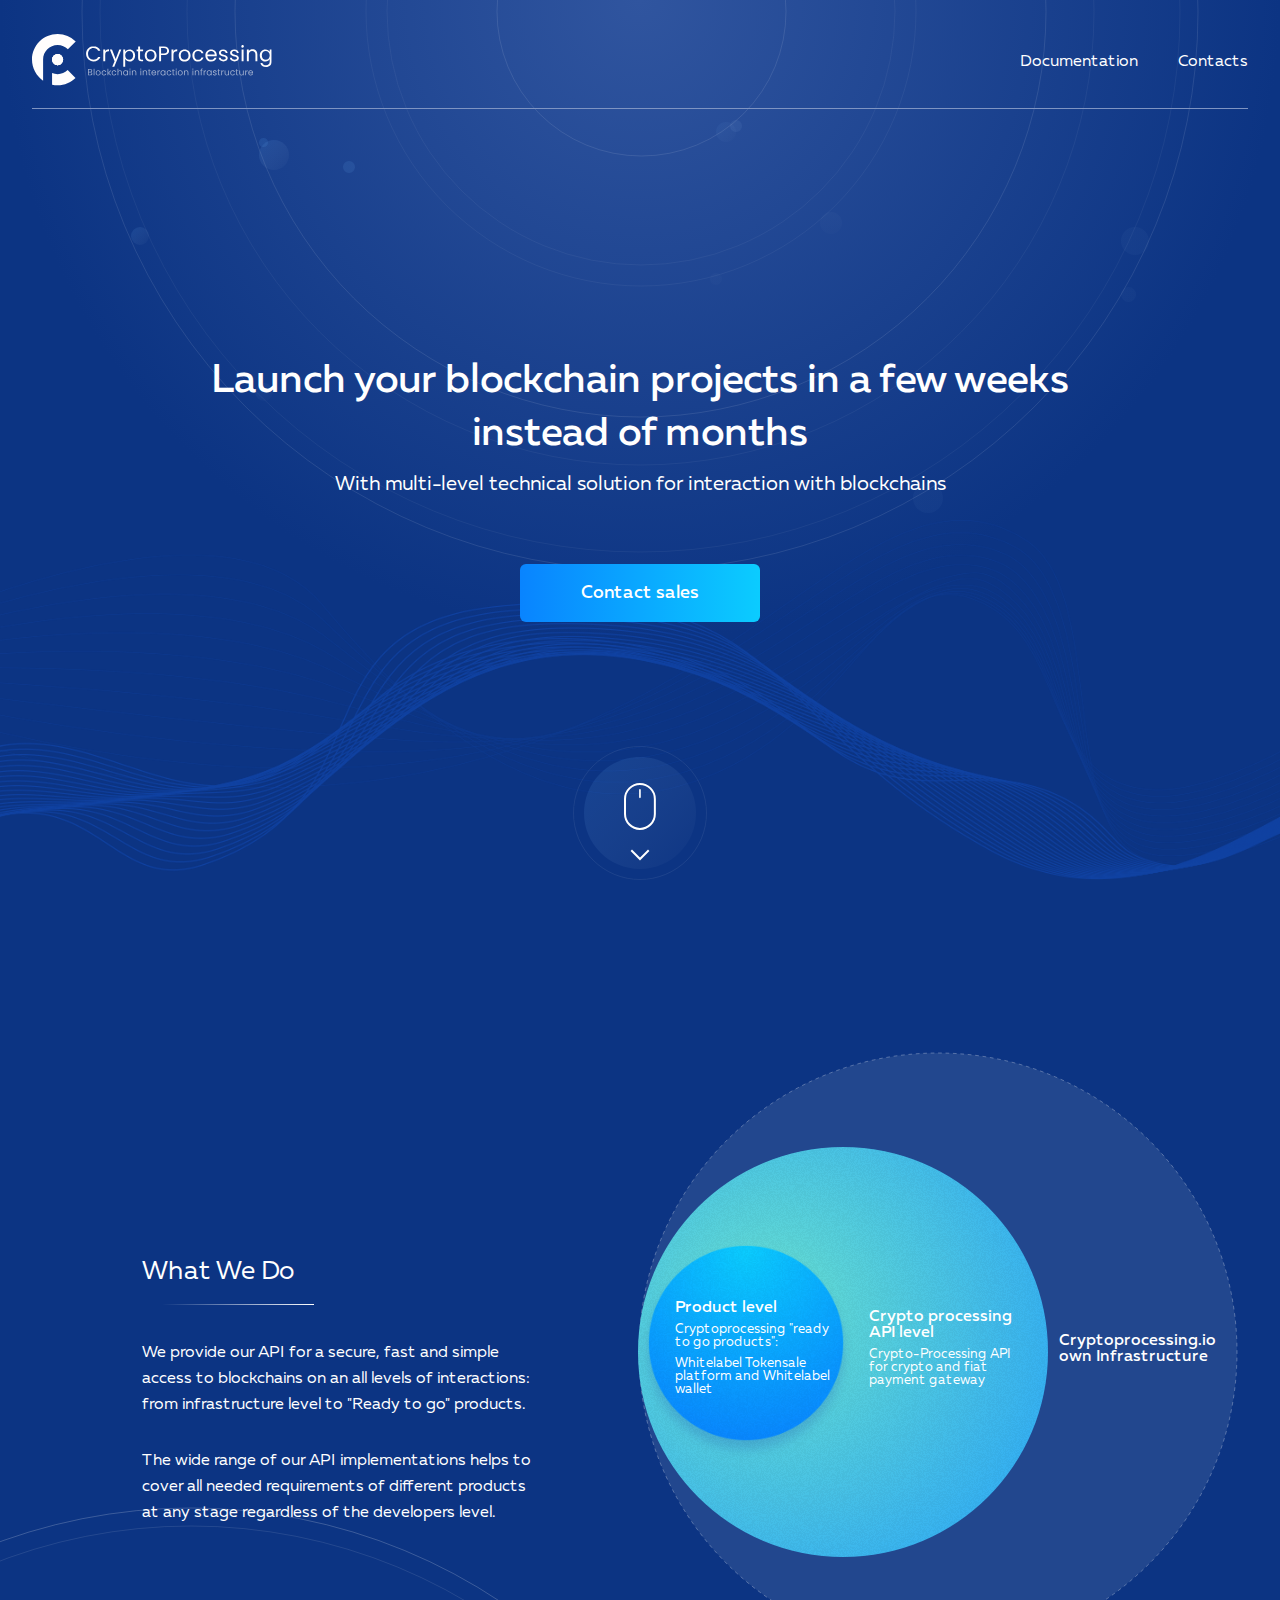
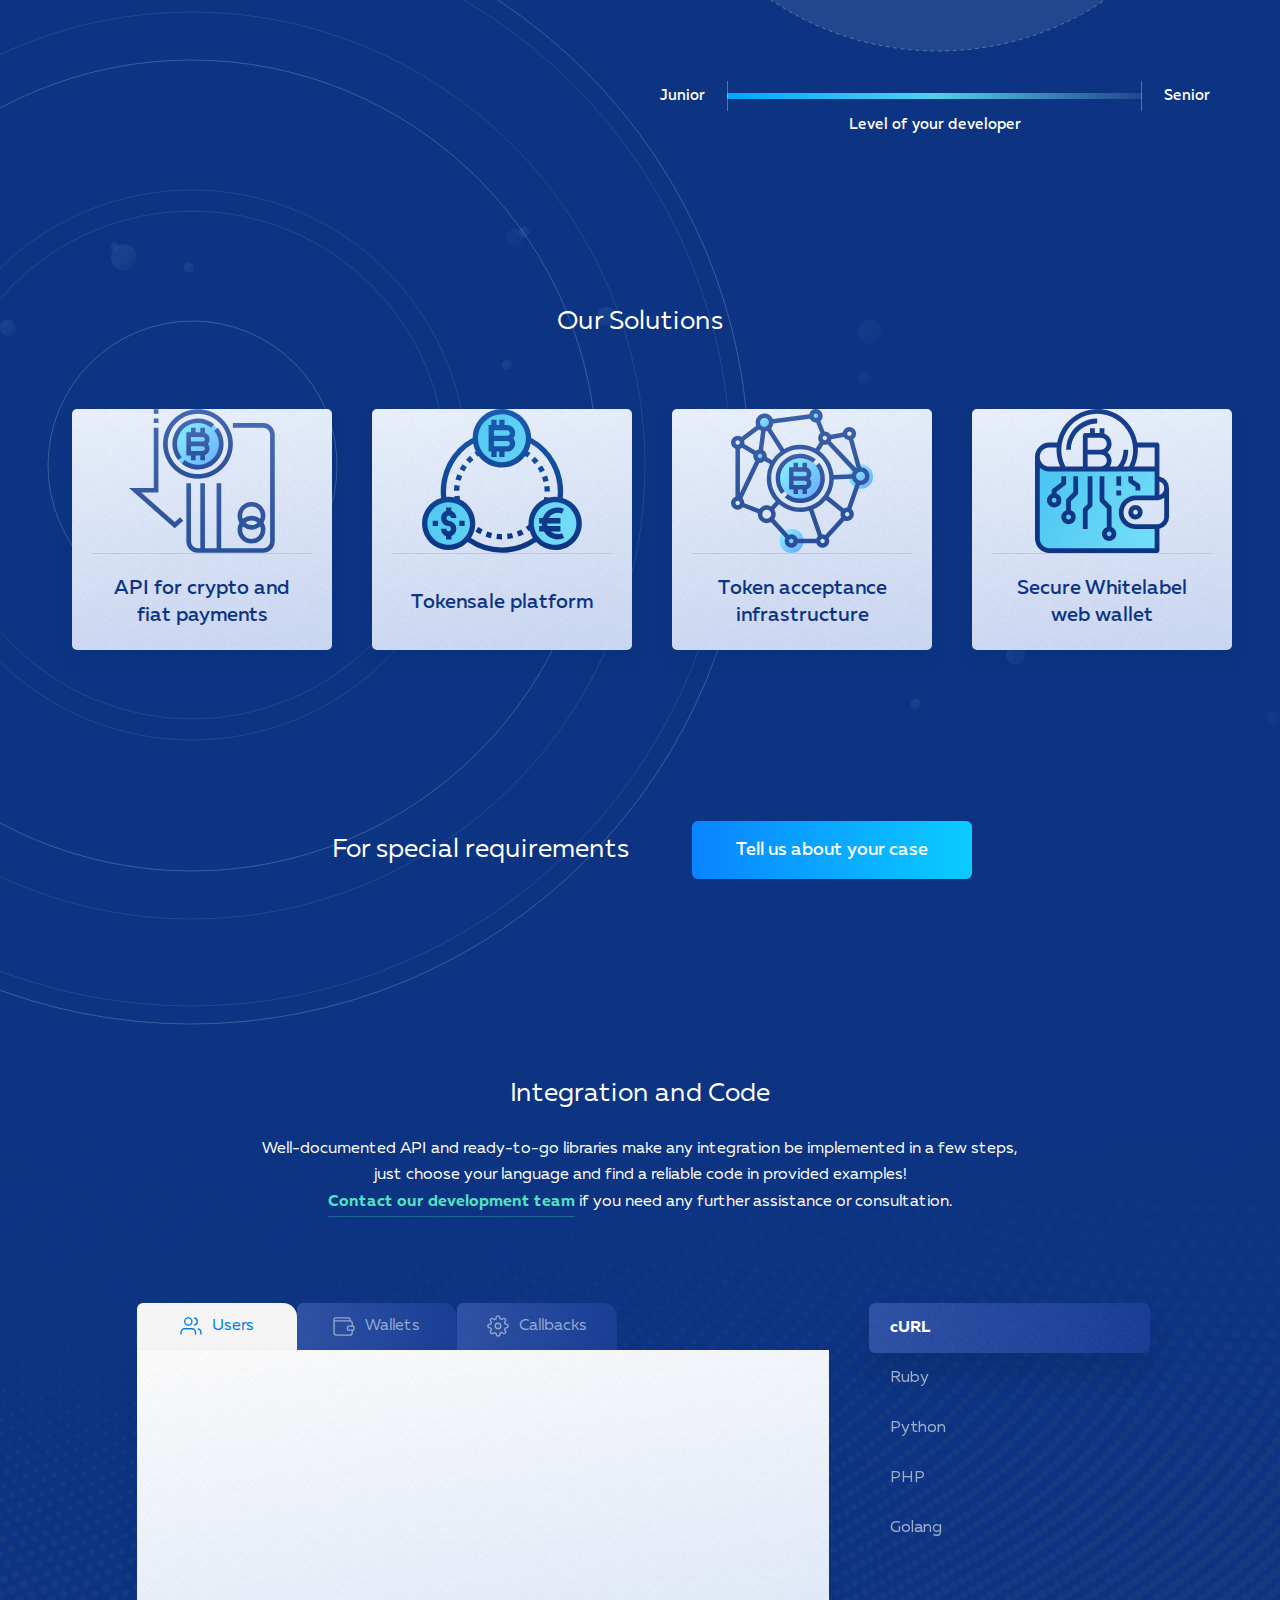
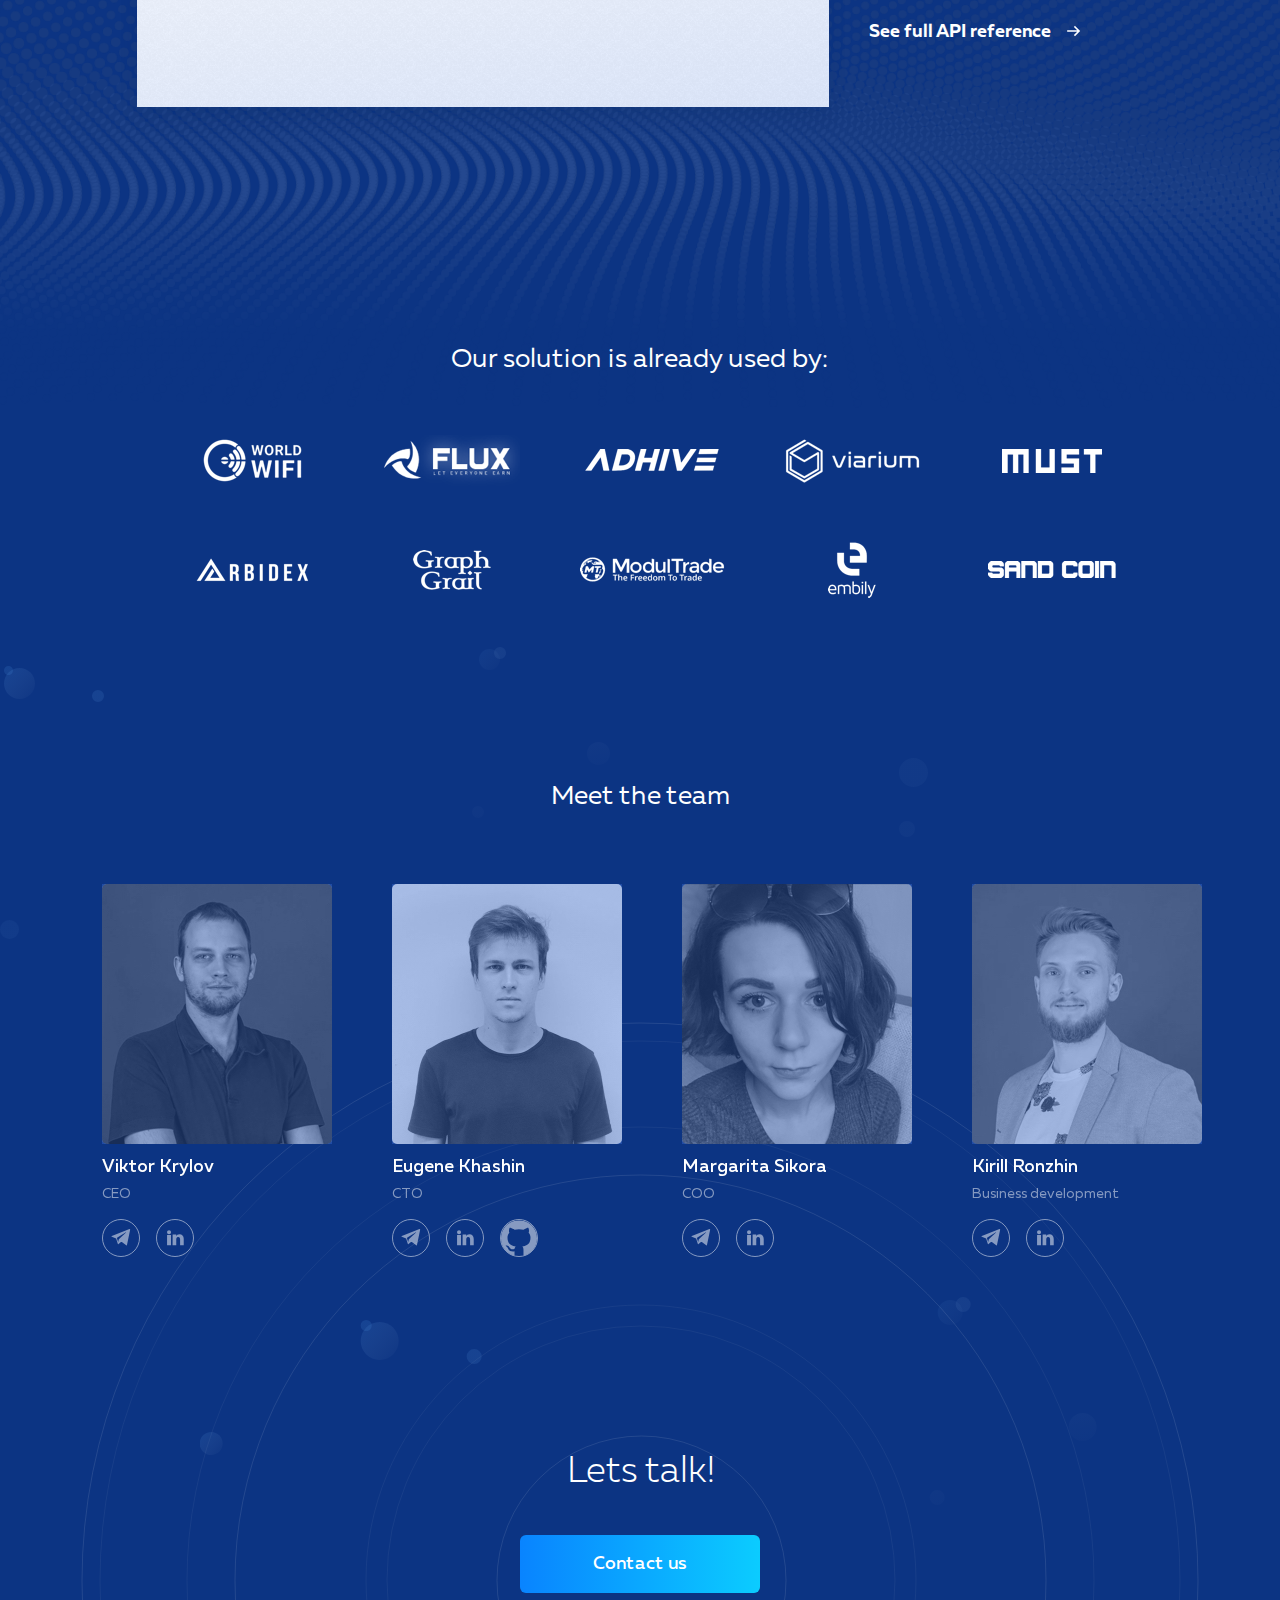
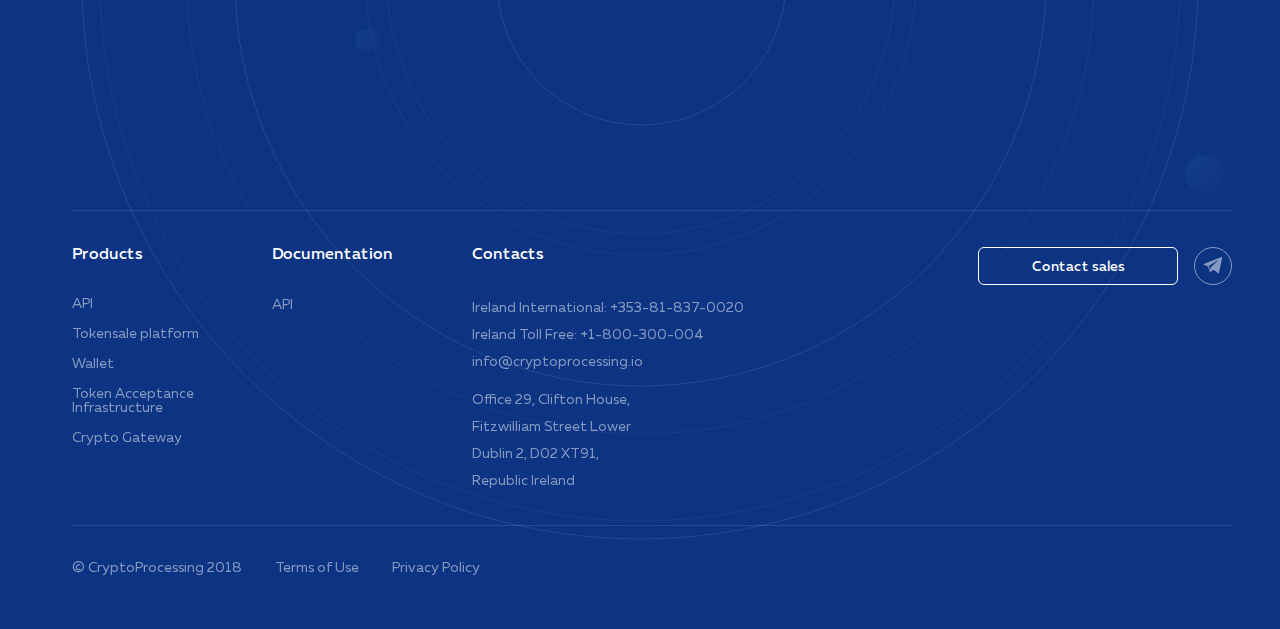
<file: index.html>
<!DOCTYPE html>
<html lang="en">

<head>
  <meta charset="UTF-8">
  <meta name="viewport" content="width=device-width, initial-scale=1.0">
  <meta http-equiv="X-UA-Compatible" content="ie=edge">
  <title>Cryptoprocessing.io</title>
  <link rel="stylesheet" href="css/flexboxgrid.css">
  <link rel="stylesheet" href="css/slick.css">
  <link rel="stylesheet" href="css/slick-theme.css">
  <link rel="stylesheet" href="css/styles.css">
</head>

<body>
  <div class="wrapper">
    <header>
      <div class="container-fluid">
        <div class="row">
          <div class="col-xs-12">
            <nav class="header">
              <a href="index.html" class="header__logo">
                <img alt="logo" src="./images/icons/logo.svg">
              </a>
              <ul class="header__list">
                <!-- <li class="header__item header__item_with_sublist">
                  <a href="#" class="header__link">Products</a>
                  <div class="window window_sublist">
                    <a href="#" class="window__btn">API</a>
                    <a href="#" class="window__btn">Tokensale platform</a>
                    <a href="#" class="window__btn">WebWallet</a>
                    <a href="#" class="window__btn">TAI</a>
                    <a href="#" class="window__btn">Crypto Gateway</a>
                    <a href="#" class="window__btn">Exchange</a>
                  </div>
                </li> -->
                <li class="header__item">
                  <a href="https://docs.cryptoprocessing.io/" target="_blank" class="header__link">Documentation</a>
                </li>
                <li class="header__item">
                  <a href="#footer" class="header__link">Contacts</a>
                  <!-- TODO redirect footer -->
                </li>
                <!-- <li class="header__item">
                  <a href="#" class="header__link header__link_arrow">Sign In</a>
                </li>
                <li class="header__switcher">
                  <div class="switcher">
                    <span class="switcher__text">ENG</span>
                    <div class="window">
                      <div class="window__btn window__btn_disabled">ENG</div>
                      <div class="window__btn">RU</div>
                    </div>
                  </div>
                </li> -->
              </ul>
            </nav>
          </div>
        </div>
      </div>
    </header>
    <main>
      <section class="hero">
        <div class="container-fluid">
          <div class="row center-xs">
            <div class="col-xs-9">
              <h1 class="hero__caption">Launch your blockchain projects in a few weeks instead of months</h1>
              <span class="hero__sub-caption">With multi-level technical solution for interaction with blockchains</span>
              <div class="hero__buttons hero__buttons_one-button">
                <a href="./contact.html" class="btn btn_blue">Contact sales</a>
                <!-- <a class="btn">Create account</a> -->
              </div>
              <div class="hero__scrolldown">
                <img src="./images/icons/scrolldown.svg" alt="mouse">
              </div>
            </div>
          </div>
        </div>
        <div class="hero__wave">
          <img src="./images/bg/wave-top.png" alt="waves">
        </div>
        <div class="hero__bg">
          <img src="./images/bg/particles-top.svg">
        </div>
      </section>
      <section class="what">
        <div class="container-fluid container-fluid-sized">
          <div class="row middle-xs">
            <div class="col-xs-5">
              <div class="what__cont">
                <h2 class="caption caption_underline caption_what">What We Do</h2>
                <p class="text text_margin">
                  We provide our API for a secure, fast and simple access to blockchains on an all levels of interactions: from infrastructure level to "Ready to go" products.
                </p>
                <p class="text">
                  The wide range of our API implementations helps to cover all needed requirements of different products at any stage regardless of the developers level.
                </p>
              </div>
            </div>
            <div class="col-xs-7">
              <div class="circles">
                <div class="circle circle_big">
                  <div class="circle__cont">
                    <span class="circle__caption">Cryptoprocessing.io own Infrastructure</span>
                  </div>
                </div>
                <div class="circle circle_medium">
                  <div class="circle__cont">
                    <span class="circle__caption">Сrypto processing API level</span>
                    <span class="circle__text">
                      Crypto-Processing  API for crypto and fiat payment gateway
                    </span>
                  </div>
                </div>
                <div class="circle circle_small">
                  <div class="circle__cont">
                    <span class="circle__caption">Product level</span>
                    <span class="circle__text">
                      Cryptoprocessing  
                      "ready to go products":
                    </span>
                    <span class="circle__text">
                      Whitelabel Tokensale platform and Whitelabel wallet
                    </span>
                  </div>
                </div>
              </div>
              <div class="level">
                <div class="level__cont">
                  <div class="level__text">Junior</div>
                  <div class="level__line"></div>
                  <div class="level__text">Senior</div>
                </div>
                <div class="level__text level__text_subscription">Level of your developer</div>
              </div>
            </div>
          </div>
        </div>
      </section>
      <section class="solutions">
        <h2 class="caption caption_center caption_solutions">Our Solutions</h2>
        <div class="container-fluid container-fluid-sized">
          <div class="row">
            <div class="col-xs-3">
              
                <div class="solution">
                  <div class="solution__image-cont">
                    <img src="./images/icons/solution-pic1.svg" alt="API">
                  </div>
                  <div class="solution__text-cont">
                    <span class="solution__caption">API for crypto and<br > fiat payments</span>
                  </div>
                </div>
              
            </div>
            <div class="col-xs-3">
              
                <div class="solution">
                  <div class="solution__image-cont">
                    <img src="./images/icons/solution-pic2.svg" alt="Tokensale">
                  </div>
                  <div class="solution__text-cont">
                    <span class="solution__caption">Tokensale platform</span>
                  </div>
                </div>
              
            </div>
            <div class="col-xs-3">
              
                <div class="solution">
                  <div class="solution__image-cont">
                    <img src="./images/icons/solution-pic3.svg" alt="Infrastructure">
                  </div>
                  <div class="solution__text-cont">
                    <span class="solution__caption">Token acceptance infrastructure</span>
                  </div>
                </div>
              
            </div>
            <div class="col-xs-3">
              
                <div class="solution">
                  <div class="solution__image-cont">
                    <img src="./images/icons/solution-pic4.svg" alt="Secure">
                  </div>
                  <div class="solution__text-cont">
                    <span class="solution__caption">Secure Whitelabel<br> web wallet</span>
                  </div>
                </div>
              
            </div>
          </div>
          <div class="row">
            <div class="col-xs-12">
              <div class="req">
                <div class="caption">For special requirements</div>
                <a class="btn btn_blue btn_wide btn_req" href="./contact.html">Tell us about your case</a>
              </div>
            </div>
          </div>
        </div>
        <div class="solutions__image">
          <img src="./images/bg/circles-solutions.svg" alt="circles background">
        </div>
        <div class="solutions__bg">
          <img src="./images/bg/particles-solution.svg" alt="particles background">
        </div>
      </section>
      <section class="code">
        <h2 class="caption caption_center">Integration and Code</h2>
        <div class="container-fluid">
          <div class="row center-xs">
            <div class="col-xs-8">
              <p class="text text_code">
                Well-documented API and ready-to-go libraries make any integration be implemented in a few steps, <br /> just choose your language and find a reliable code in provided examples! <br />
                <a class="text__link" href="mailto:developers@cryptoprocessing.io">Сontact our development team</a> if you need any further assistance or consultation.
              </p>
            </div>
          </div>
          <div class="row">
            <div class="col-xs-7 col-xs-offset-1">
              <div class="code__tabs">
                <div class="code__tab code__tab_selected" data="1">
                  <svg width="22px" height="18px" viewBox="0 0 24 20" version="1.1" xmlns="http://www.w3.org/2000/svg" xmlns:xlink="http://www.w3.org/1999/xlink">
                      <defs></defs>
                      <g id="Main" stroke="none" stroke-width="1" fill="none" fill-rule="evenodd" stroke-linecap="round" stroke-linejoin="round">
                          <g id="users_1" transform="translate(1.000000, 1.000000)" stroke-width="1.5">
                              <path d="M16,18 L16,16 C16,13.790861 14.209139,12 12,12 L4,12 C1.790861,12 2.22044605e-16,13.790861 0,16 L0,18" id="Shape"></path>
                              <circle id="Oval" cx="8" cy="4" r="4"></circle>
                              <path d="M22,18 L22,16 C21.9986403,14.1771177 20.7649988,12.5857202 19,12.13" id="Shape"></path>
                              <path d="M15,0.13 C16.7699148,0.583169788 18.0078433,2.17799115 18.0078433,4.005 C18.0078433,5.83200885 16.7699148,7.42683021 15,7.88" id="Shape"></path>
                          </g>
                      </g>
                  </svg>
                  <span>Users</span>
                </div>
                <div class="code__tab" data="2">
                  <svg width="22px" height="19px" viewBox="0 0 24 21" version="1.1" xmlns="http://www.w3.org/2000/svg" xmlns:xlink="http://www.w3.org/1999/xlink">
                      <defs></defs>
                      <g id="Main" stroke="none" stroke-width="1" fill="none" fill-rule="evenodd" stroke-linecap="round" stroke-linejoin="round">
                          <g id="wallet_1" transform="translate(1.000000, 1.000000)" stroke-width="1.5">
                              <path d="M0,9.13461538 L-4.4408921e-16,5.89863103 C-6.20629003e-16,4.45707423 1.16861269,3.28846154 2.61016949,3.28846154 L20.1355932,3.28846154 L20.1355932,16.3898305 C20.1355932,17.8313873 18.9669805,19 17.5254237,19 L2.61016949,19 C1.16861269,19 1.45689944e-15,17.8313873 0,16.3898305 L0,13.5192308" id="Rectangle-7" transform="translate(10.067797, 11.144231) scale(-1, 1) translate(-10.067797, -11.144231) "></path>
                              <path d="M0,3.10576923 L0,1.64423077 C0,0.73614719 0.751251013,0 1.6779661,0 L15.8474576,0 C16.7741727,0 17.5254237,0.73614719 17.5254237,1.64423077 L17.5254237,2.92307692" id="Rectangle-8"></path>
                              <rect id="Rectangle-9" x="14.9152542" y="9.13461538" width="7.08474576" height="4.38461538" rx="0.745762712"></rect>
                          </g>
                      </g>
                  </svg>
                  <span>Wallets</span>
                </div>
                <div class="code__tab" data="3">
                  <svg width="22px" height="22px" viewBox="0 0 24 24" version="1.1" xmlns="http://www.w3.org/2000/svg" xmlns:xlink="http://www.w3.org/1999/xlink">
                    <defs></defs>
                    <g id="Main" stroke="none" stroke-width="1" fill="none" fill-rule="evenodd" stroke-linecap="round" stroke-linejoin="round">
                        <g id="settings_1" transform="translate(1.000000, 1.000000)" stroke-width="1.5">
                            <circle id="Oval" cx="11" cy="11" r="3"></circle>
                            <path d="M18.4,14 C18.1276535,14.6170901 18.2583341,15.3378133 18.73,15.82 L18.79,15.88 C19.1655541,16.2551365 19.3765733,16.7641815 19.3765733,17.295 C19.3765733,17.8258185 19.1655541,18.3348635 18.79,18.71 C18.4148635,19.0855541 17.9058185,19.2965733 17.375,19.2965733 C16.8441815,19.2965733 16.3351365,19.0855541 15.96,18.71 L15.9,18.65 C15.4178133,18.1783341 14.6970901,18.0476535 14.08,18.32 C13.4755294,18.5790683 13.0826229,19.1723571 13.08,19.83 L13.08,20 C13.08,21.1045695 12.1845695,22 11.08,22 C9.9754305,22 9.08,21.1045695 9.08,20 L9.08,19.91 C9.0641566,19.2326708 8.63587177,18.6338652 8,18.4 C7.38290993,18.1276535 6.66218673,18.2583341 6.18,18.73 L6.12,18.79 C5.74486349,19.1655541 5.2358185,19.3765733 4.705,19.3765733 C4.1741815,19.3765733 3.66513651,19.1655541 3.29,18.79 C2.91444591,18.4148635 2.70342669,17.9058185 2.70342669,17.375 C2.70342669,16.8441815 2.91444591,16.3351365 3.29,15.96 L3.35,15.9 C3.82166588,15.4178133 3.95234646,14.6970901 3.68,14.08 C3.42093172,13.4755294 2.82764292,13.0826229 2.17,13.08 L2,13.08 C0.8954305,13.08 2.22044605e-16,12.1845695 0,11.08 C-1.11022302e-16,9.9754305 0.8954305,9.08 2,9.08 L2.09,9.08 C2.76732918,9.0641566 3.36613483,8.63587177 3.6,8 C3.87234646,7.38290993 3.74166588,6.66218673 3.27,6.18 L3.21,6.12 C2.83444591,5.74486349 2.62342669,5.2358185 2.62342669,4.705 C2.62342669,4.1741815 2.83444591,3.66513651 3.21,3.29 C3.58513651,2.91444591 4.0941815,2.70342669 4.625,2.70342669 C5.1558185,2.70342669 5.66486349,2.91444591 6.04,3.29 L6.1,3.35 C6.58218673,3.82166588 7.30290993,3.95234646 7.92,3.68 L8,3.68 C8.60447061,3.42093172 8.99737709,2.82764292 9,2.17 L9,2 C9,0.8954305 9.8954305,2.22044605e-16 11,0 C12.1045695,0 13,0.8954305 13,2 L13,2.09 C13.0026229,2.74764292 13.3955294,3.34093172 14,3.6 C14.6170901,3.87234646 15.3378133,3.74166588 15.82,3.27 L15.88,3.21 C16.2551365,2.83444591 16.7641815,2.62342669 17.295,2.62342669 C17.8258185,2.62342669 18.3348635,2.83444591 18.71,3.21 C19.0855541,3.58513651 19.2965733,4.0941815 19.2965733,4.625 C19.2965733,5.1558185 19.0855541,5.66486349 18.71,6.04 L18.65,6.1 C18.1783341,6.58218673 18.0476535,7.30290993 18.32,7.92 L18.32,8 C18.5790683,8.60447061 19.1723571,8.99737709 19.83,9 L20,9 C21.1045695,9 22,9.8954305 22,11 C22,12.1045695 21.1045695,13 20,13 L19.91,13 C19.2523571,13.0026229 18.6590683,13.3955294 18.4,14 Z" id="Shape"></path>
                        </g>
                    </g>
                  </svg>
                  <span>Callbacks</span>
                </div>
              </div>
              <div class="panel" data="1">

              </div>
              <div class="panel" data="2">

              </div>
              <div class="panel" data="3">

              </div>
            </div>
            <div class="col-xs-3">
              <ul class="code__btns">
                <li class="code__btn code__btn_selected">cURL</li>
                <li class="code__btn code__btn_disabled">Ruby</li>
                <li class="code__btn code__btn_disabled">Python</li>
                <li class="code__btn code__btn_disabled">PHP</li>
                <li class="code__btn code__btn_disabled">Golang</li>
              </ul>
              <a href="https://docs.cryptoprocessing.io/" target="_blank" class="code__link">See full API reference</a>
            </div>
          </div>
        </div>
        <div class="code__bg">
          <img src="./images/bg/wave-integration.png">
        </div>
      </section>
      <section class="customers">
        <div class="caption caption_center caption_customers">Our solution is already used by:</div>
        <div class="container-fluid container-fluid-sized">
          <div class="row">
            <div class="col-xs-2 col-xs-offset-1">
              <a target="_blank" href="https://en.worldwifi.io/" class="customer" alt="World Wi-Fi">
                <img src="./images/clients/client_1.png" alt="">
              </a>
              <a target="_blank" href="https://arbidex.uk.com/" class="customer" alt="Arbidext">
                <img src="./images/clients/client_6.png" alt="">
              </a>
            </div>
            <div class="col-xs-2">
              <a target="_blank" href="https://flux.fund/en" class="customer" alt="Flux gaming">
                <img src="./images/clients/client_2.png" alt="">
              </a>
              <a target="_blank" href="https://en.graphgrail.com/" class="customer" alt="GraphGrail">
                <img src="./images/clients/client_7.png" alt="">
              </a>
            </div>
            <div class="col-xs-2">
              <a target="_blank" href="https://adhive.tv/" class="customer" alt="AdHive">
                <img src="./images/clients/client_3.png" alt="">
              </a>
              <a target="_blank" href="https://wallet.modultrade.com/" class="customer" alt="ModulTrade">
                <img src="./images/clients/client_8.png" alt="">
              </a>
            </div>
            <div class="col-xs-2">
              <a target="_blank" href="https://en.viarium.io/" class="customer" alt="Viarium">
                <img src="./images/clients/client_4.png" alt="">
              </a>
              <a target="_blank" href="https://embily.com/" class="customer" alt="Embily">
                <img src="./images/clients/client_9.png" alt="">
              </a>
            </div>
            <div class="col-xs-2">
              <a target="_blank" href="https://must.io/" class="customer" alt="MUST">
                <img src="./images/clients/client_5.png" alt="">
              </a>
              <a target="_blank" href="https://en.sandcoin.io/" class="customer" alt="Sand Coin">
                <img src="./images/clients/client_10.png" alt="">
              </a>
            </div>
          </div>
        </div>
      </section>
      <section class="team">
        <h2 class="caption caption_center caption_solutions">Meet the team</h2>
        <div class="container-fluid container-fluid-sized">
          <div class="row">
            <div class="col-xs-12">
              <div class="team__cont">
                <div class="team__arrow team__arrow_left">
                  <img src="./images/icons/arrow.svg">
                </div>
                <div class="team__slider">
                  <div class="card">
                    <div class="card__photo"><img src="./images/team/teamPerson_1.jpg" alt="" class=""></div>
                    <div class="card__info">
                      <div class="card__name">Viktor Krylov</div>
                      <div class="card__position">CEO</div>
                      <ul class="card__social">
                        <li class="card__icon">
                          <a class="card__link" target="_blank" href="https://t.me/Onlinevik">
                                <img src="./images/icons/telegram.svg" />
                              </a>
                        </li>
                        <li class="card__icon">
                          <a class="card__link" target="_blank" href="https://www.linkedin.com/in/victor-krylov-48970065/">
                                <img src="./images/icons/linked.svg" />
                              </a>
                        </li>
                      </ul>
                    </div>
                  </div>
                  <div class="card">
                    <div class="card__photo"><img src="./images/team/teamPerson_2.jpg" alt="" class=""></div>
                    <div class="card__info">
                      <div class="card__name">Eugene Khashin</div>
                      <div class="card__position">CTO</div>
                      <ul class="card__social">
                        <li class="card__icon">
                          <a class="card__link" target="_blank" href="https://t.me/adastreamer">
                                  <img src="./images/icons/telegram.svg" />
                                </a>
                        </li>
                        <li class="card__icon">
                          <a class="card__link" target="_blank" href="https://www.linkedin.com/in/adastreamer/">
                                <img src="./images/icons/linked.svg" />
                              </a>
                        </li>
                        <li class="card__icon">
                          <a class="card__link" target="_blank" href="https://github.com/adastreamer">
                                <img src="./images/icons/github.svg" />
                              </a>
                        </li>
                      </ul>
                    </div>
                  </div>
                  <div class="card">
                    <div class="card__photo"><img src="./images/team/teamPerson_3.jpg" alt="" class=""></div>
                    <div class="card__info">
                      <div class="card__name">Margarita Sikora</div>
                      <div class="card__position">COO</div>
                      <ul class="card__social">
                        <li class="card__icon">
                          <a class="card__link" target="_blank" href="https://t.me/sikorushka">
                                <img src="./images/icons/telegram.svg" />
                              </a>
                        </li>
                        <li class="card__icon">
                          <a class="card__link" target="_blank" href="https://www.linkedin.com/in/margarita-sikora-6751b687/">
                                <img src="./images/icons/linked.svg" />
                              </a>
                        </li>
                      </ul>
                    </div>
                  </div>
                  <div class="card">
                    <div class="card__photo"><img src="./images/team/teamPerson_4.jpg" alt="" class=""></div>
                    <div class="card__info">
                      <div class="card__name">Kirill Ronzhin</div>
                      <div class="card__position">Business development</div>
                      <ul class="card__social">
                        <li class="card__icon">
                          <a class="card__link" target="_blank" href="https://t.me/ronzhin35">
                                <img src="./images/icons/telegram.svg" />
                              </a>
                        </li>
                        <li class="card__icon">
                          <a class="card__link" target="_blank" href="https://www.linkedin.com/in/kirill-ronzhin/">
                                <img src="./images/icons/linked.svg" />
                              </a>
                        </li>
                      </ul>
                    </div>
                  </div>
                  <div class="card">
                    <div class="card__photo"><img src="./images/team/teamPerson_5.jpg" alt="" class=""></div>
                    <div class="card__info">
                      <div class="card__name">Leonov Andrey</div>
                      <div class="card__position">Bitcoin blockchain developer</div>
                      <ul class="card__social">
                        <li class="card__icon">
                          <a class="card__link" target="_blank" href="https://t.me/me_laman">
                                <img src="./images/icons/telegram.svg" />
                              </a>
                        </li>
                        <li class="card__icon">
                          <a class="card__link" target="_blank" href="https://www.linkedin.com/in/%D0%B0%D0%BD%D0%B4%D1%80%D0%B5%D0%B9-%D0%BB%D0%B5%D0%BE%D0%BD%D0%BE%D0%B2-1388665a/">
                                <img src="./images/icons/linked.svg" />
                              </a>
                        </li>
                        <li class="card__icon">
                          <a class="card__link" target="_blank" href="https://github.com/me-laman">
                                <img src="./images/icons/github.svg" />
                              </a>
                        </li>
                      </ul>
                    </div>
                  </div>
                  <div class="card">
                    <div class="card__photo"><img src="./images/team/teamPerson_6.jpg" alt="" class=""></div>
                    <div class="card__info">
                      <div class="card__name">Artamonov Alexander</div>
                      <div class="card__position">Ethereum blockchain developer</div>
                      <ul class="card__social">
                        <li class="card__icon">
                          <a class="card__link" target="_blank" href="https://t.me/artamonovdev">
                                <img src="./images/icons/telegram.svg" />
                              </a>
                        </li>
                        <li class="card__icon">
                          <a class="card__link" target="_blank" href="https://www.linkedin.com/in/artamonovdev">
                                <img src="./images/icons/linked.svg" />
                              </a>
                        </li>
                        <li class="card__icon">
                          <a class="card__link" target="_blank" href="https://github.com/artamonovdev">
                                <img src="./images/icons/github.svg" />
                              </a>
                        </li>
                      </ul>
                    </div>
                  </div>
                  <div class="card">
                    <div class="card__photo"><img src="./images/team/teamPerson_7.jpg" alt="" class=""></div>
                    <div class="card__info">
                      <div class="card__name">Stepanov Maksim</div>
                      <div class="card__position">Team Lead</div>
                      <ul class="card__social">
                        <li class="card__icon">
                          <a class="card__link" target="_blank" href="https://t.me/da4nik_sms">
                                <img src="./images/icons/telegram.svg" />
                              </a>
                        </li>
                        <li class="card__icon">
                          <a class="card__link" target="_blank" href="https://www.linkedin.com/in/maksim-stepanov-55275a86/">
                                <img src="./images/icons/linked.svg" />
                              </a>
                        </li>
                        <li class="card__icon">
                          <a class="card__link" target="_blank" href="https://github.com/da4nik">
                                <img src="./images/icons/github.svg" />
                              </a>
                        </li>
                      </ul>
                    </div>
                  </div>
                  <div class="card">
                    <div class="card__photo"><img src="./images/team/teamPerson_8.jpg" alt="" class=""></div>
                    <div class="card__info">
                      <div class="card__name">Khashina Lydia</div>
                      <div class="card__position">iOS Developer</div>
                      <ul class="card__social">
                        <li class="card__icon">
                          <a class="card__link" target="_blank" href="https://t.me/lydiakhashina">
                                <img src="./images/icons/telegram.svg" />
                              </a>
                        </li>
                        <li class="card__icon">
                          <a class="card__link" target="_blank" href="https://www.linkedin.com/in/lydia-khashina">
                                <img src="./images/icons/linked.svg" />
                              </a>
                        </li>
                        <li class="card__icon">
                          <a class="card__link" target="_blank" href="https://github.com/adatheleader">
                                <img src="./images/icons/github.svg" />
                              </a>
                        </li>
                      </ul>
                    </div>
                  </div>
                  <div class="card">
                    <div class="card__photo"><img src="./images/team/teamPerson_9.jpg" alt="" class=""></div>
                    <div class="card__info">
                      <div class="card__name">Bogatkin Stanislav</div>
                      <div class="card__position">DevOps engineer</div>
                      <ul class="card__social">
                        <li class="card__icon">
                          <a class="card__link" target="_blank" href="https://t.me/annandoil">
                                <img src="./images/icons/telegram.svg" />
                              </a>
                        </li>
                        <li class="card__icon">
                          <a class="card__link" target="_blank" href="https://www.linkedin.com/in/sbogatkin/">
                                <img src="./images/icons/linked.svg" />
                              </a>
                        </li>
                        <li class="card__icon">
                          <a class="card__link" target="_blank" href="https://github.com/sorrowless">
                                <img src="./images/icons/github.svg" />
                              </a>
                        </li>
                      </ul>
                    </div>
                  </div>
                  <div class="card">
                    <div class="card__photo"><img src="./images/team/teamPerson_10.jpg" alt="" class=""></div>
                    <div class="card__info">
                      <div class="card__name">Oleg Maliy</div>
                      <div class="card__position">CMO</div>
                      <ul class="card__social">
                        <li class="card__icon">
                          <a class="card__link" target="_blank" href="https://t.me/OlegMali">
                                <img src="./images/icons/telegram.svg" />
                              </a>
                        </li>
                        <li class="card__icon">
                          <a class="card__link" target="_blank" href="https://www.linkedin.com/in/oleg-maliy/">
                                <img src="./images/icons/linked.svg" />
                              </a>
                        </li>
                      </ul>
                    </div>
                  </div>
                  <div class="card">
                    <div class="card__photo"><img src="./images/team/teamPerson_12.png" alt="" class=""></div>
                    <div class="card__info">
                      <div class="card__name">Mitin Anton</div>
                      <div class="card__position">Backend developer</div>
                      <ul class="card__social">
                        <li class="card__icon">
                          <a class="card__link" target="_blank" href="https://t.me/ice1snice">
                                <img src="./images/icons/telegram.svg" />
                              </a>
                        </li>
                        <li class="card__icon">
                          <a class="card__link" target="_blank" href="https://github.com/ice1snice">
                                <img src="./images/icons/github.svg" />
                              </a>
                        </li>
                      </ul>
                    </div>
                  </div>
                  <div class="card">
                    <div class="card__photo"><img src="./images/team/teamPerson_11.png" alt="" class=""></div>
                    <div class="card__info">
                      <div class="card__name">Ranshakov Valentin</div>
                      <div class="card__position">QA engineer</div>
                      <ul class="card__social">
                        <li class="card__icon">
                          <a class="card__link" target="_blank" href="https://t.me/valenso">
                                <img src="./images/icons/telegram.svg" />
                              </a>
                        </li>
                        <li class="card__icon">
                          <a class="card__link" target="_blank" href="https://github.com/valenso">
                                <img src="./images/icons/github.svg" />
                              </a>
                        </li>
                      </ul>
                    </div>
                  </div>
                  <div class="card">
                    <div class="card__photo"><img src="./images/team/teamPerson_10.jpg" alt="" class=""></div>
                    <div class="card__info">
                      <div class="card__name">Alexander Scherbina</div>
                      <div class="card__position">Project manager</div>
                      <ul class="card__social">
                        <li class="card__icon">
                          <a class="card__link" target="_blank" href="https://t.me/bluetreejke">
                                <img src="./images/icons/telegram.svg" />
                              </a>
                        </li>
                        <li class="card__icon">
                          <a class="card__link" target="_blank" href="https://www.linkedin.com/in/alex-scherbina/">
                                <img src="./images/icons/linked.svg" />
                              </a>
                        </li>
                      </ul>
                    </div>
                  </div>
                </div>
                <div class="team__arrow team__arrow_right">
                  <img src="./images/icons/arrow.svg">
                </div>
              </div>
            </div>
          </div>
        </div>
        <div class="team__bg">
          <img src="./images/bg/particles-team.svg">
        </div>
      </section>
      <section class="talk">
        <div class="talk__bg">
          <img src="./images/bg/circles_talk.svg">
        </div>
        <h2 class="caption caption_center caption_talk">Lets talk!</h2>
        <div class="talk__cont">
          <a href="./contact.html" class="btn btn_blue">Contact us</a>
        </div>
        <div class="talk__particles">
          <img src="./images/bg/particles-talk.svg" alt="">
        </div>
      </section>
    </main>
    <footer class="footer" id="footer">
      <div class="container-fluid container-fluid-sized">
        <div class="row">
          <div class="col-xs-12">
            <div class="footer__line"></div>
          </div>
        </div>
        <div class="row">
          <div class="col-xs-2">
            <div class="footer__caption">Products</div>
            <ul class="footer__menu">
              <li class="footer__item"><div class="footer__link">API</div></li>
              <li class="footer__item"><div class="footer__link">Tokensale platform</div></li>
              <li class="footer__item"><div class="footer__link">Wallet</div></li>
              <li class="footer__item"><div class="footer__link">Token Acceptance Infrastructure</div></li>
              <li class="footer__item"><div class="footer__link">Crypto Gateway</div></li>
            </ul>
          </div>
          <div class="col-xs-2">
            <div class="footer__caption">Documentation</div>
            <ul class="footer__menu">
              <li class="footer__item">
                <a href="https://docs.cryptoprocessing.io/" target="_blank" class="footer__link">API</a>
              </li>
            </ul>
          </div>
          <div class="col-xs-4">
            <div class="footer__caption">Contacts</div>
            <div class="footer__info">
              <span class="footer__info-item">Ireland International: <a href="tel:+353818370020">+353-81-837-0020</a></span>
              <span class="footer__info-item">Ireland Toll Free:  <a href="tel:+1800300004">+1-800-300-004</a></span>
              <span class="footer__info-item"><a href="mailto:info@cryptoprocessing.io">info@cryptoprocessing.io</a></span>
            </div>
            <div class="footer__info">
              <span class="footer__info-item">Office 29, Clifton House,</span>
              <span class="footer__info-item">Fitzwilliam Street Lower</span>
              <span class="footer__info-item">Dublin 2, D02 XT91,</span>
              <span class="footer__info-item">Republic Ireland</span>
            </div>
          </div>
          <div class="col-xs-3 col-xs-offset-1">
            <div class="footer__icons">
              <a href="./contact.html" class="btn btn_contacts">Contact sales</a>
              <a class="footer__social" target="_blank" href="https://t.me/orderofmagnitude">
                <img src="./images/icons/telegram.svg" alt="telegram"/>
              </a>
            </div>
          </div>
        </div>
        <div class="row">
          <div class="col-xs-12">
            <div class="footer__line footer__line_bot"></div>
            <div class="footer__terms">
              <div class="footer__info-item">© CryptoProcessing 2018</div>
              <a href="#" class="footer__info-item">Terms of Use</a>
              <a href="#" class="footer__info-item">Privacy Policy</a>
            </div>
          </div>
        </div>
      </div>
    </footer>
  </div>
  <script type="text/javascript" src="./js/vendor/jquery.js"></script>
  <script type="text/javascript" src="./js/vendor/slick.min.js"></script>
  <script type="text/javascript" src="./js/index.js"></script>
</body>

</html>
</file>
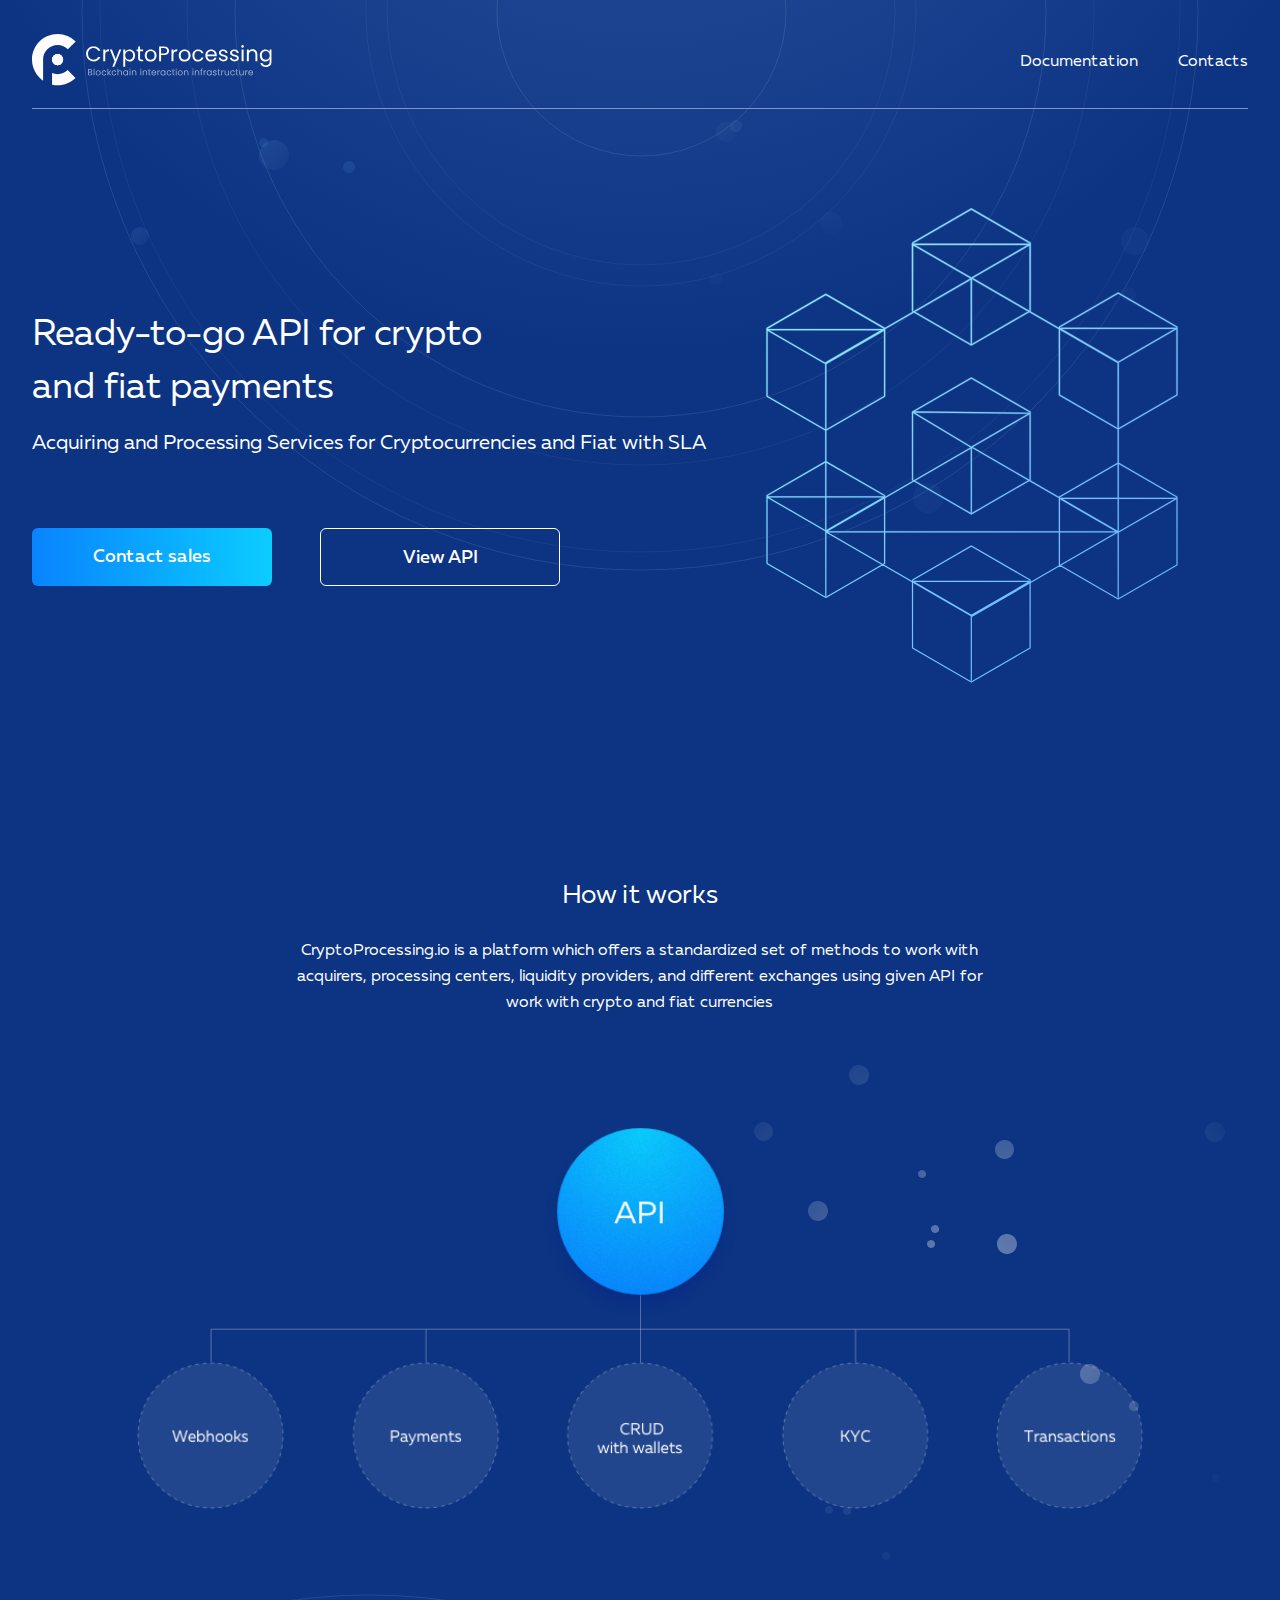
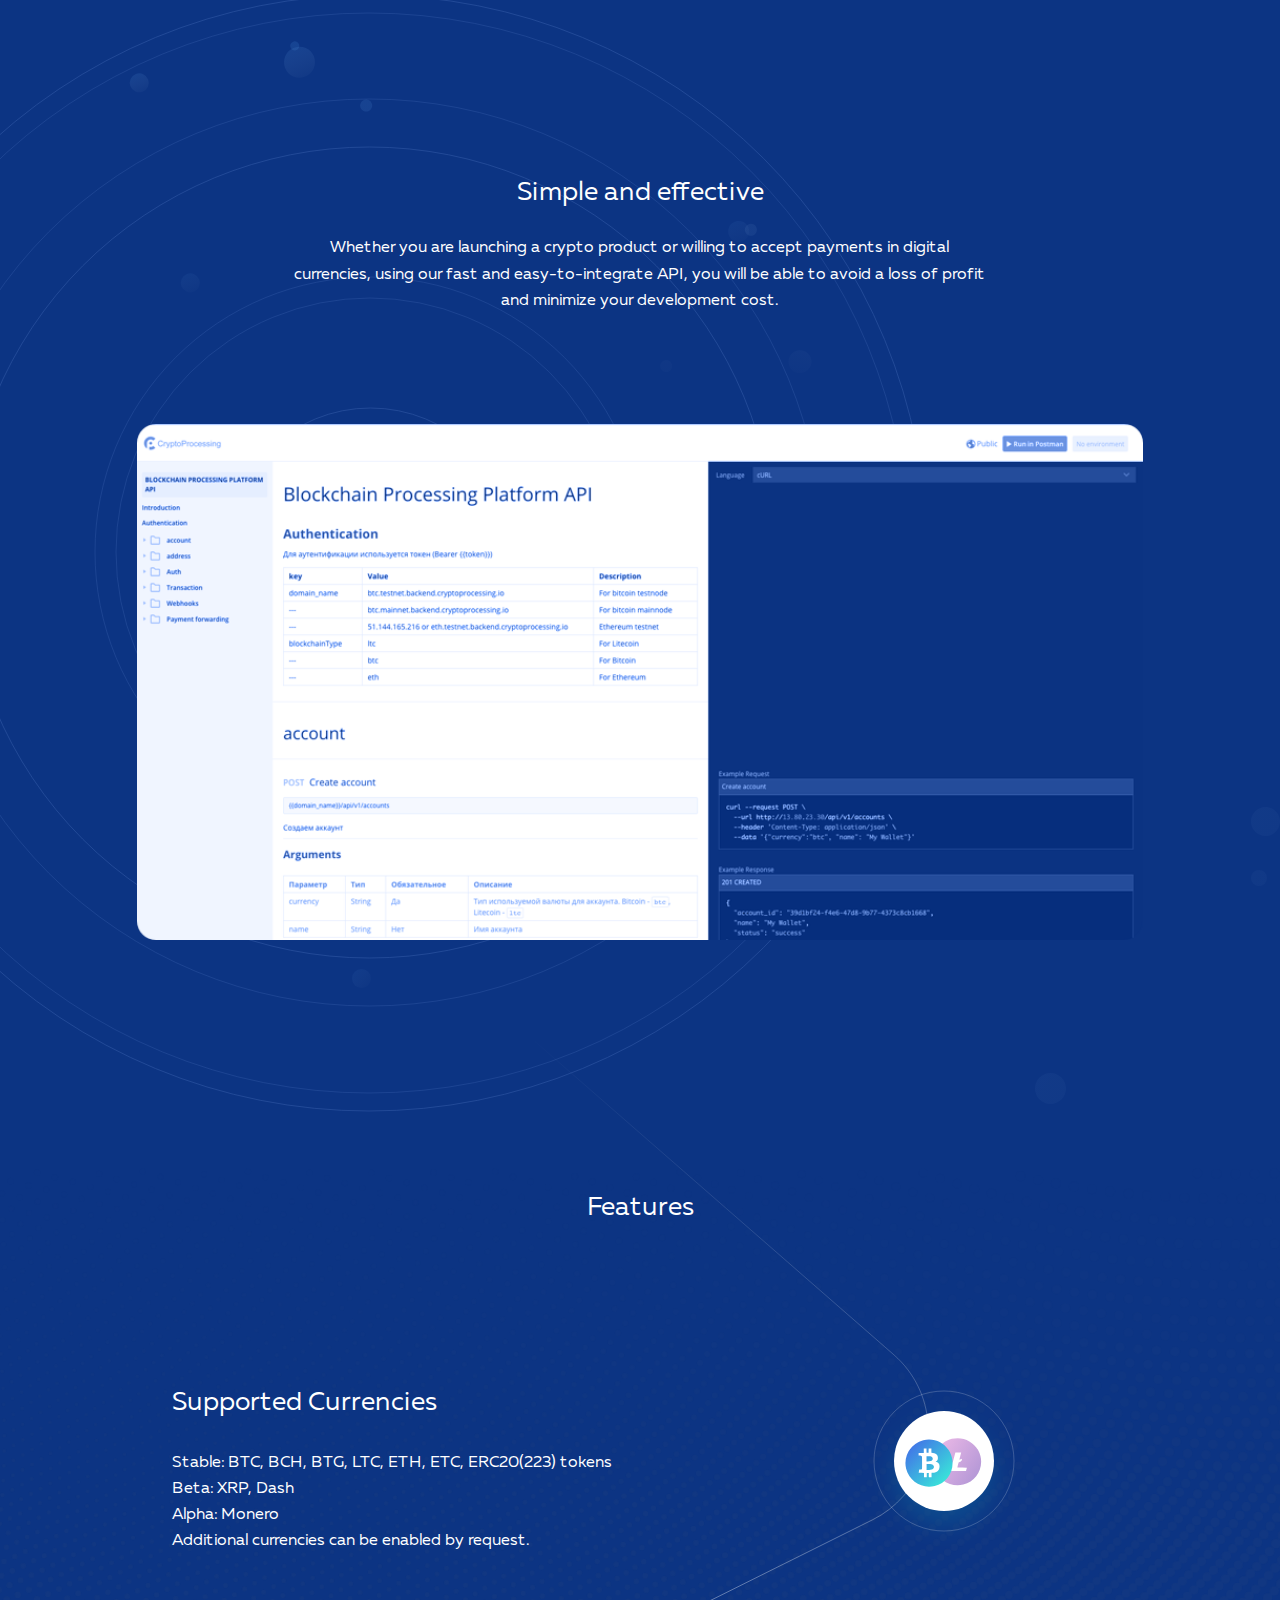
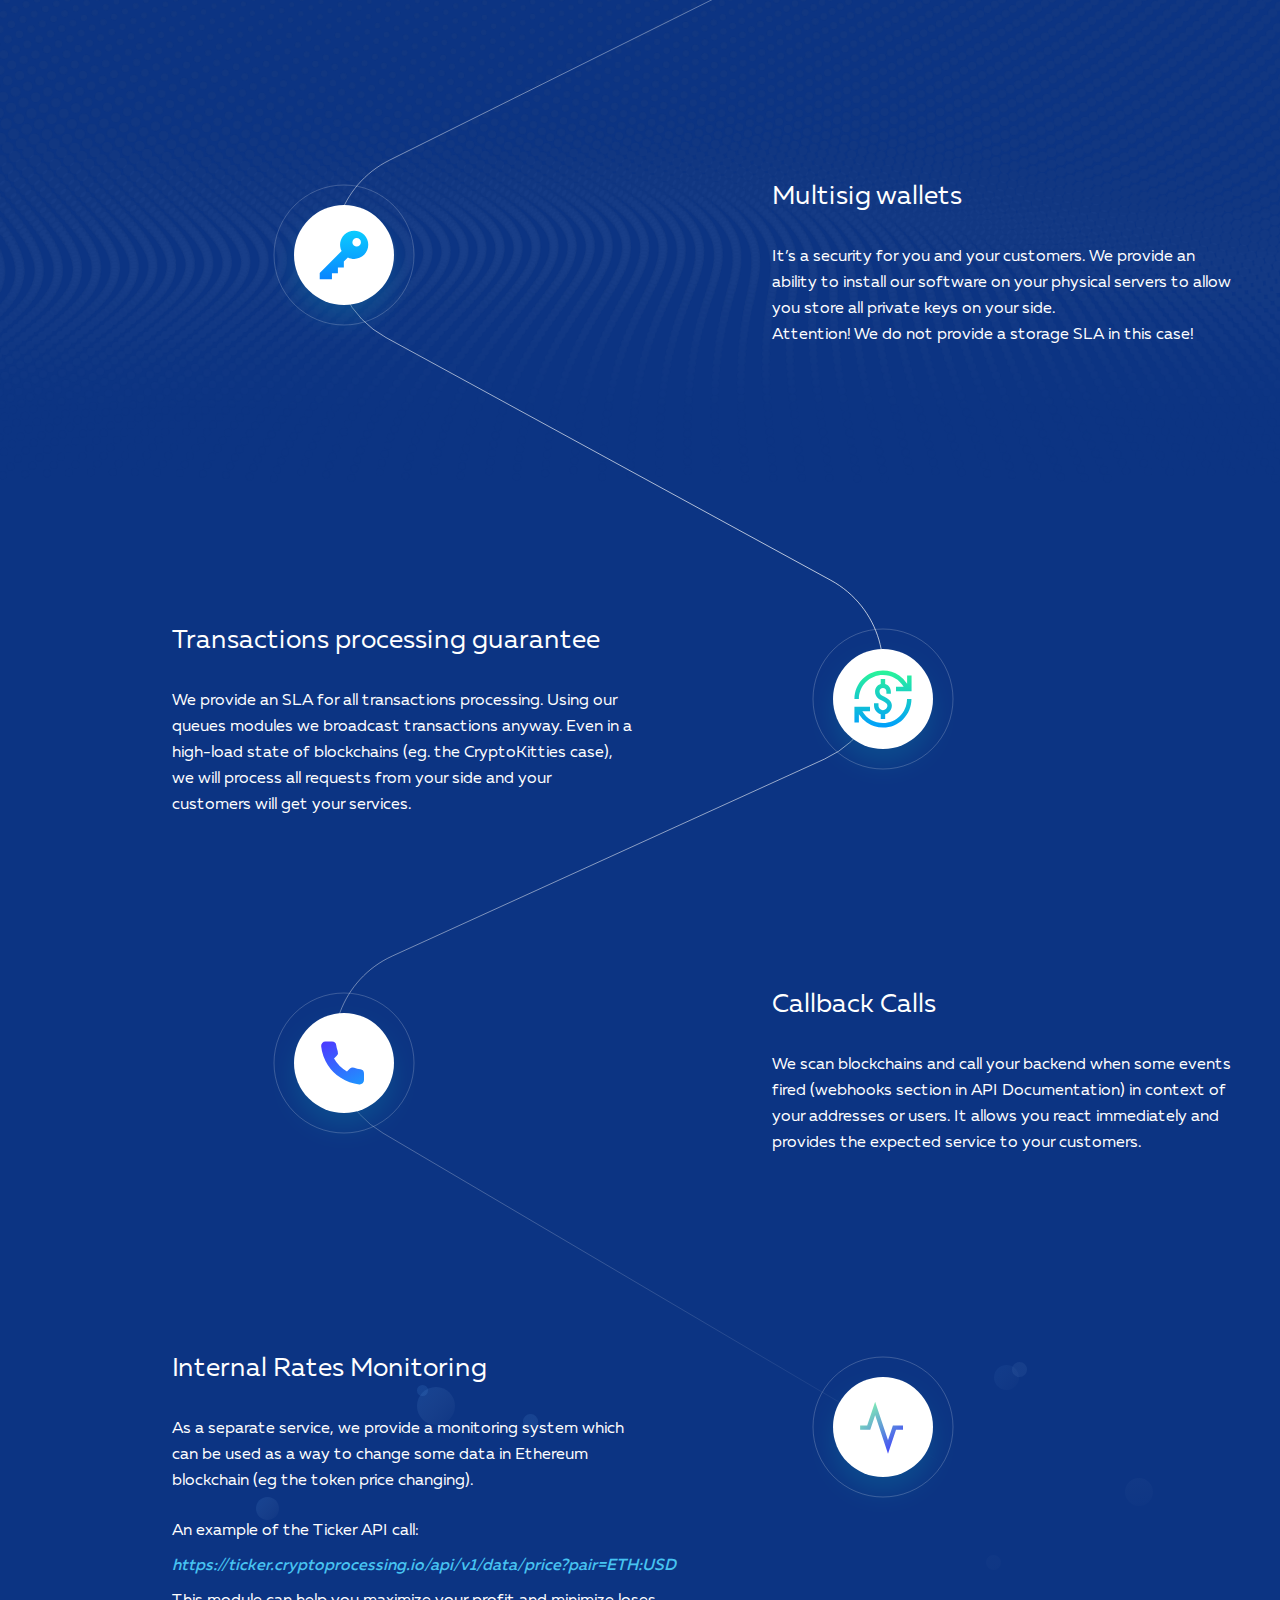
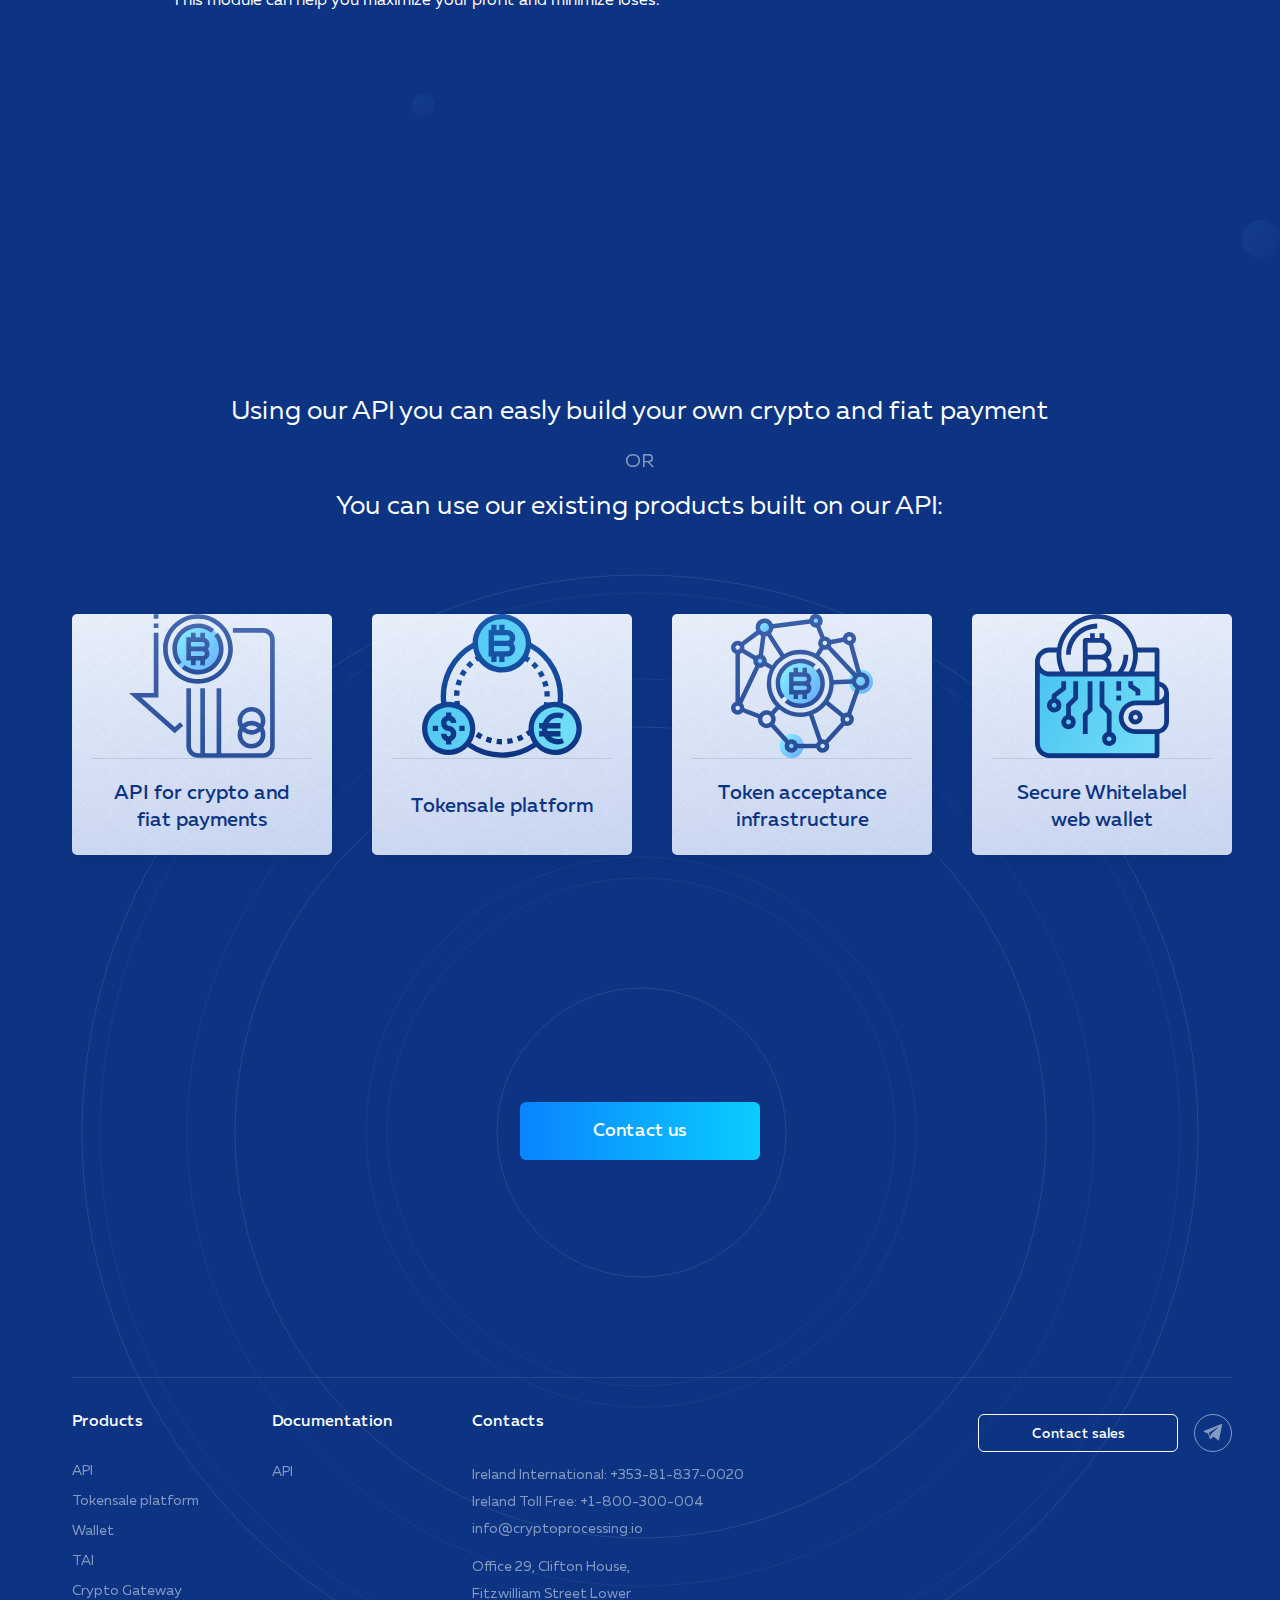
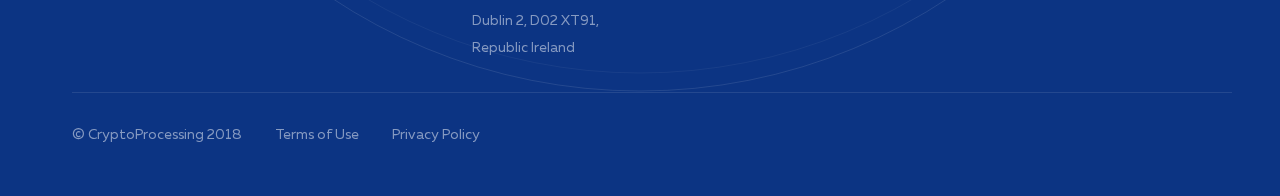
<file: api.html>
<!DOCTYPE html>
<html lang="en">

<head>
  <meta charset="UTF-8">
  <meta name="viewport" content="width=device-width, initial-scale=1.0">
  <meta http-equiv="X-UA-Compatible" content="ie=edge">
  <title>Cryptoprocessing.io</title>
  <link rel="stylesheet" href="css/flexboxgrid.css">
  <link rel="stylesheet" href="css/slick.css">
  <link rel="stylesheet" href="css/slick-theme.css">
  <link rel="stylesheet" href="css/styles.css">
</head>

<body>
  <div class="wrapper">
    <header>
      <div class="container-fluid">
        <div class="row">
          <div class="col-xs-12">
            <nav class="header">
              <a href="index.html" class="header__logo">
                <img alt="logo" src="./images/icons/logo.svg">
              </a>
              <ul class="header__list">
                <!-- <li class="header__item header__item_with_sublist">
                  <a href="#" class="header__link">Products</a>
                  <div class="window window_sublist">
                    <a href="#" class="window__btn">API</a>
                    <a href="#" class="window__btn">Tokensale platform</a>
                    <a href="#" class="window__btn">WebWallet</a>
                    <a href="#" class="window__btn">TAI</a>
                    <a href="#" class="window__btn">Crypto Gateway</a>
                    <a href="#" class="window__btn">Exchange</a>
                  </div>
                </li> -->
                <li class="header__item">
                  <a href="https://docs.cryptoprocessing.io/" target="_blank" class="header__link">Documentation</a>
                </li>
                <li class="header__item">
                  <a href="#footer" class="header__link">Contacts</a>
                  <!-- TODO redirect footer -->
                </li>
                <!-- <li class="header__item">
                  <a href="#" class="header__link header__link_arrow">Sign In</a>
                </li>
                <li class="header__switcher">
                  <div class="switcher">
                    <span class="switcher__text">ENG</span>
                    <div class="window">
                      <div class="window__btn window__btn_disabled">ENG</div>
                      <div class="window__btn">RU</div>
                    </div>
                  </div>
                </li> -->
              </ul>
            </nav>
          </div>
        </div>
      </div>
    </header>
    <main>
      <section class="hero hero_api">
        <div class="container-fluid">
          <div class="row middle-xs">
            <div class="col-xs-7">
              <div class="hero__cont">
                <h1 class="hero__caption hero__caption_small">Ready-to-go API for crypto<br> and fiat payments</h1>
                <h2 class="hero__sub-caption hero__sub-caption_left">Acquiring and Processing Services for Cryptocurrencies and Fiat with SLA</h2>
                <div class="hero__buttons hero__buttons_api">
                  <a class="btn btn_blue">Contact sales</a>
                  <a class="btn">View API</a>
                </div>
              </div>
            </div>
            <div class="col-xs-5">
              <img src="./images/bg/api-bg-hero.svg">
            </div>
          </div>
        </div>
        <div class="hero__bg">
          <img src="./images/bg/particles-top.svg">
        </div>
      </section>
      <section class="how">
        <div class="caption caption_center">
          How it works
        </div>
        <div class="container-fluid">
          <div class="row center-xs">
            <div class="col-xs-8">
              <p class="text text_center text_how">
                CryptoProcessing.io is a platform which offers a standardized set of methods to work with acquirers, processing centers, liquidity providers, and different exchanges using given API for work with crypto and fiat currencies
              </p>
            </div>
          </div>
          <div class="row center-xs">
            <div class="col-xs-10">
              <img src="./images/bg/api-scheme.png" srcset="./images/bg/api-scheme@2x.png 2x,
             ./images/bg/api-scheme@3x.png 3x" class="how__scheme">
            </div>
          </div>
        </div>
        <div class="how__bg">
          <img src="./images/bg/api-how-particles.svg">
        </div>
      </section>
      <section class="simple">
        <div class="caption caption_center">
          Simple and effective
        </div>
        <div class="container-fluid">
          <div class="row center-xs">
            <div class="col-xs-8">
              <p class="text text_center text_how">
                Whether you are launching a crypto product or willing to accept payments in digital currencies, using our fast and easy-to-integrate API, you will be able to avoid a loss of profit and minimize your development cost.
              </p>
            </div>
          </div>
          <div class="row center-xs">
            <div class="col-xs-10">
              <div class="simple__cont">
                <img src="./images/bg/api-screenshot.png" srcset="./images/bg/api-screenshot@2x.png 2x,
             ./images/bg/api-screenshot@3x.png 3x">
                <a href="#" class="btn btn_blue btn_absolute_centered">View API</a>
              </div>
            </div>
          </div>
        </div>
        <div class="simple__bg">
          <img src="./images/bg/api-simple-bg.svg" alt="">
        </div>
        <div class="simple__bg simple__bg_particles">
          <img src="./images/bg/api-simple-particles.svg" alt="">
        </div>
      </section>
      <section class="features">
        <div class="features__line">
          <img src="./images/bg/api-features-line.svg">
        </div>
        <div class="features__particles">
            <img src="./images/bg/api-features-particles.svg">
          </div>
        <div class="features__bg">
          <img src="./images/bg/api-features-bg.png"
          srcset="images/bg/api-features-bg@2x.png 2x,
          images/bg/api-features-bg@3x.png 3x">
        </div>
        <div class="caption caption_center">Features</div>
        <div class="container-fluid container-fluid-sized">
          <div class="row">
            <div class="col-xs-5 col-xs-offset-1">
              <div class="features__text-cont features__text-cont_first">
                <span class="caption caption_contact">Supported Currencies</span>
                <p class="text">Stable: BTC, BCH, BTG, LTC, ETH, ETC, ERC20(223) tokens</p>
                <p class="text">Beta: XRP, Dash</p>
                <p class="text">Alpha: Monero</p>
                <p class="text">Additional currencies can be enabled by request.</p>
              </div>
            </div>
            <div class="col-xs-3 col-xs-offset-2">
              <div class="features__image-cont">
                <img src="./images/icons/api-icon-1.svg">
              </div>
            </div>
          </div>
          <div class="row">
            <div class="col-xs-3 col-xs-offset-2">
                <div class="features__image-cont">
                    <img src="./images/icons/api-icon-2.svg">
                  </div>
            </div>
            <div class="col-xs-5 col-xs-offset-2">
                <div class="features__text-cont features__text-cont_second">
                    <span class="caption caption_contact">Multisig wallets</span>
                    <p class="text">It’s a security for you and your customers. We provide an ability to install our software on your physical servers to allow you store all private keys on your side. 
                    </p>
                    <p class="text">Attention! We do not provide a storage SLA in this case!</p>
                  </div>
            </div>
          </div>
          <div class="row">
            <div class="col-xs-5 col-xs-offset-1">
                <div class="features__text-cont">
                    <span class="caption caption_contact">Transactions processing guarantee</span>
                    <p class="text">We provide an SLA for all transactions processing. Using our queues modules we broadcast transactions anyway. Even in a high-load state of blockchains (eg. the CryptoKitties case), we will process all requests from your side and your customers will get your services.</p>
                  </div>
            </div>
            <div class="col-xs-3 col-xs-offset-1">
                <div class="features__image-cont features__image-cont_left">
                    <img src="./images/icons/api-icon-3.svg">
                  </div>
            </div>
          </div>
          <div class="row">
            <div class="col-xs-3 col-xs-offset-2">
                <div class="features__image-cont">
                    <img src="./images/icons/api-icon-4.svg">
                  </div>
            </div>
            <div class="col-xs-5 col-xs-offset-2">
                <div class="features__text-cont">
                    <span class="caption caption_contact">Callback Calls</span>
                    <p class="text">We scan blockchains and call your backend when some events fired (webhooks section in API Documentation) in context of your addresses or users. It allows you react immediately​ and provides the expected service to your customers.</p>
                  </div>
            </div>
          </div>
          <div class="row">
            <div class="col-xs-5 col-xs-offset-1">
                <div class="features__text-cont features__text-cont_no-margin">
                    <span class="caption caption_contact">Internal Rates Monitoring</span>
                    <p class="text">As a separate service, we provide a monitoring system which can be used as a way to change some data in Ethereum blockchain (eg the token price changing).</p>
                  </div>
            </div>
            <div class="col-xs-3 col-xs-offset-1">
                <div class="features__image-cont features__image-cont_left">
                    <img src="./images/icons/api-icon-5.svg">
                  </div>
            </div>
          </div>
          <div class="row">
            <div class="col-xs-6 col-xs-offset-1">
              <p class="text text_small-margin">An example of the Ticker API call:</p>
              <a target="_blank" href="https://ticker.cryptoprocessing.io/api/v1/data/price?pair=ETH:USD" class="features__link">https://ticker.cryptoprocessing.io/api/v1/data/price?pair=ETH:USD</a>
              <p class="text">This module can help you maximize your profit and minimize loses.</p>
            </div>
          </div>
        </div>
      </section>
      <section class="solutions solutions_api">
        <h2 class="caption caption_center caption_solutions">Using our API you can easly build your own crypto and fiat payment</h2>
        <h3 class="solutions__subcaption">OR</h3>
        <h2 class="caption caption_center caption_solutions">You can use our existing products built on our API:</h2>
        <div class="container-fluid container-fluid-sized">
          <div class="row">
            <div class="col-xs-3">
              <a href="#">
                <div class="solution">
                  <div class="solution__image-cont">
                    <img src="./images/icons/solution-pic1.svg" alt="API">
                  </div>
                  <div class="solution__text-cont">
                    <span class="solution__caption">API for crypto and<br > fiat payments</span>
                  </div>
                </div>
              </a>
            </div>
            <div class="col-xs-3">
              <a href="#">
                <div class="solution">
                  <div class="solution__image-cont">
                    <img src="./images/icons/solution-pic2.svg" alt="Tokensale">
                  </div>
                  <div class="solution__text-cont">
                    <span class="solution__caption">Tokensale platform</span>
                  </div>
                </div>
              </a>
            </div>
            <div class="col-xs-3">
              <a href="#">
                <div class="solution">
                  <div class="solution__image-cont">
                    <img src="./images/icons/solution-pic3.svg" alt="Infrastructure">
                  </div>
                  <div class="solution__text-cont">
                    <span class="solution__caption">Token acceptance infrastructure</span>
                  </div>
                </div>
              </a>
            </div>
            <div class="col-xs-3">
              <a href="#">
                <div class="solution">
                  <div class="solution__image-cont">
                    <img src="./images/icons/solution-pic4.svg" alt="Secure">
                  </div>
                  <div class="solution__text-cont">
                    <span class="solution__caption">Secure Whitelabel<br> web wallet</span>
                  </div>
                </div>
              </a>
            </div>
          </div>
        </div>
      </section>
      <section class="talk">
        <div class="talk__bg talk__bg_api">
          <img src="./images/bg/circles_talk.svg">
        </div>
        <div class="talk__cont">
          <a href="#" class="btn btn_blue">Contact us</a>
        </div>
      </section>
    </main>
    <footer class="footer" id="footer">
      <div class="container-fluid container-fluid-sized">
        <div class="row">
          <div class="col-xs-12">
            <div class="footer__line"></div>
          </div>
        </div>
        <div class="row">
          <div class="col-xs-2">
            <div class="footer__caption">Products</div>
            <ul class="footer__menu">
              <li class="footer__item">
                <div class="footer__link">API</div>
              </li>
              <li class="footer__item">
                <div class="footer__link">Tokensale platform</div>
              </li>
              <li class="footer__item">
                <div class="footer__link">Wallet</div>
              </li>
              <li class="footer__item">
                <div class="footer__link">TAI</div>
              </li>
              <li class="footer__item">
                <div class="footer__link">Crypto Gateway</div>
              </li>
            </ul>
          </div>
          <div class="col-xs-2">
            <div class="footer__caption">Documentation</div>
            <ul class="footer__menu">
              <li class="footer__item">
                <a href="https://docs.cryptoprocessing.io/" target="_blank" class="footer__link">API</a>
              </li>
            </ul>
          </div>
          <div class="col-xs-4">
            <div class="footer__caption">Contacts</div>
            <div class="footer__info">
              <span class="footer__info-item">Ireland International: <a href="tel:+353818370020">+353-81-837-0020</a></span>
              <span class="footer__info-item">Ireland Toll Free:  <a href="tel:+1800300004">+1-800-300-004</a></span>
              <span class="footer__info-item"><a href="mailto:info@cryptoprocessing.io">info@cryptoprocessing.io</a></span>
            </div>
            <div class="footer__info">
              <span class="footer__info-item">Office 29, Clifton House,</span>
              <span class="footer__info-item">Fitzwilliam Street Lower</span>
              <span class="footer__info-item">Dublin 2, D02 XT91,</span>
              <span class="footer__info-item">Republic Ireland</span>
            </div>
          </div>
          <div class="col-xs-3 col-xs-offset-1">
            <div class="footer__icons">
              <a href="./contact.html" class="btn btn_contacts">Contact sales</a>
              <a class="footer__social" target="_blank" href="https://t.me/orderofmagnitude">
                <img src="./images/icons/telegram.svg" alt="telegram"/>
              </a>
            </div>
          </div>
        </div>
        <div class="row">
          <div class="col-xs-12">
            <div class="footer__line footer__line_bot"></div>
            <div class="footer__terms">
              <div class="footer__info-item">© CryptoProcessing 2018</div>
              <a href="#" class="footer__info-item">Terms of Use</a>
              <a href="#" class="footer__info-item">Privacy Policy</a>
            </div>
          </div>
        </div>
      </div>
    </footer>
  </div>
  <script type="text/javascript" src="./js/vendor/jquery.js"></script>
  <script type="text/javascript" src="./js/vendor/slick.min.js"></script>
  <script type="text/javascript" src="./js/index.js"></script>
</body>

</html>
</file>
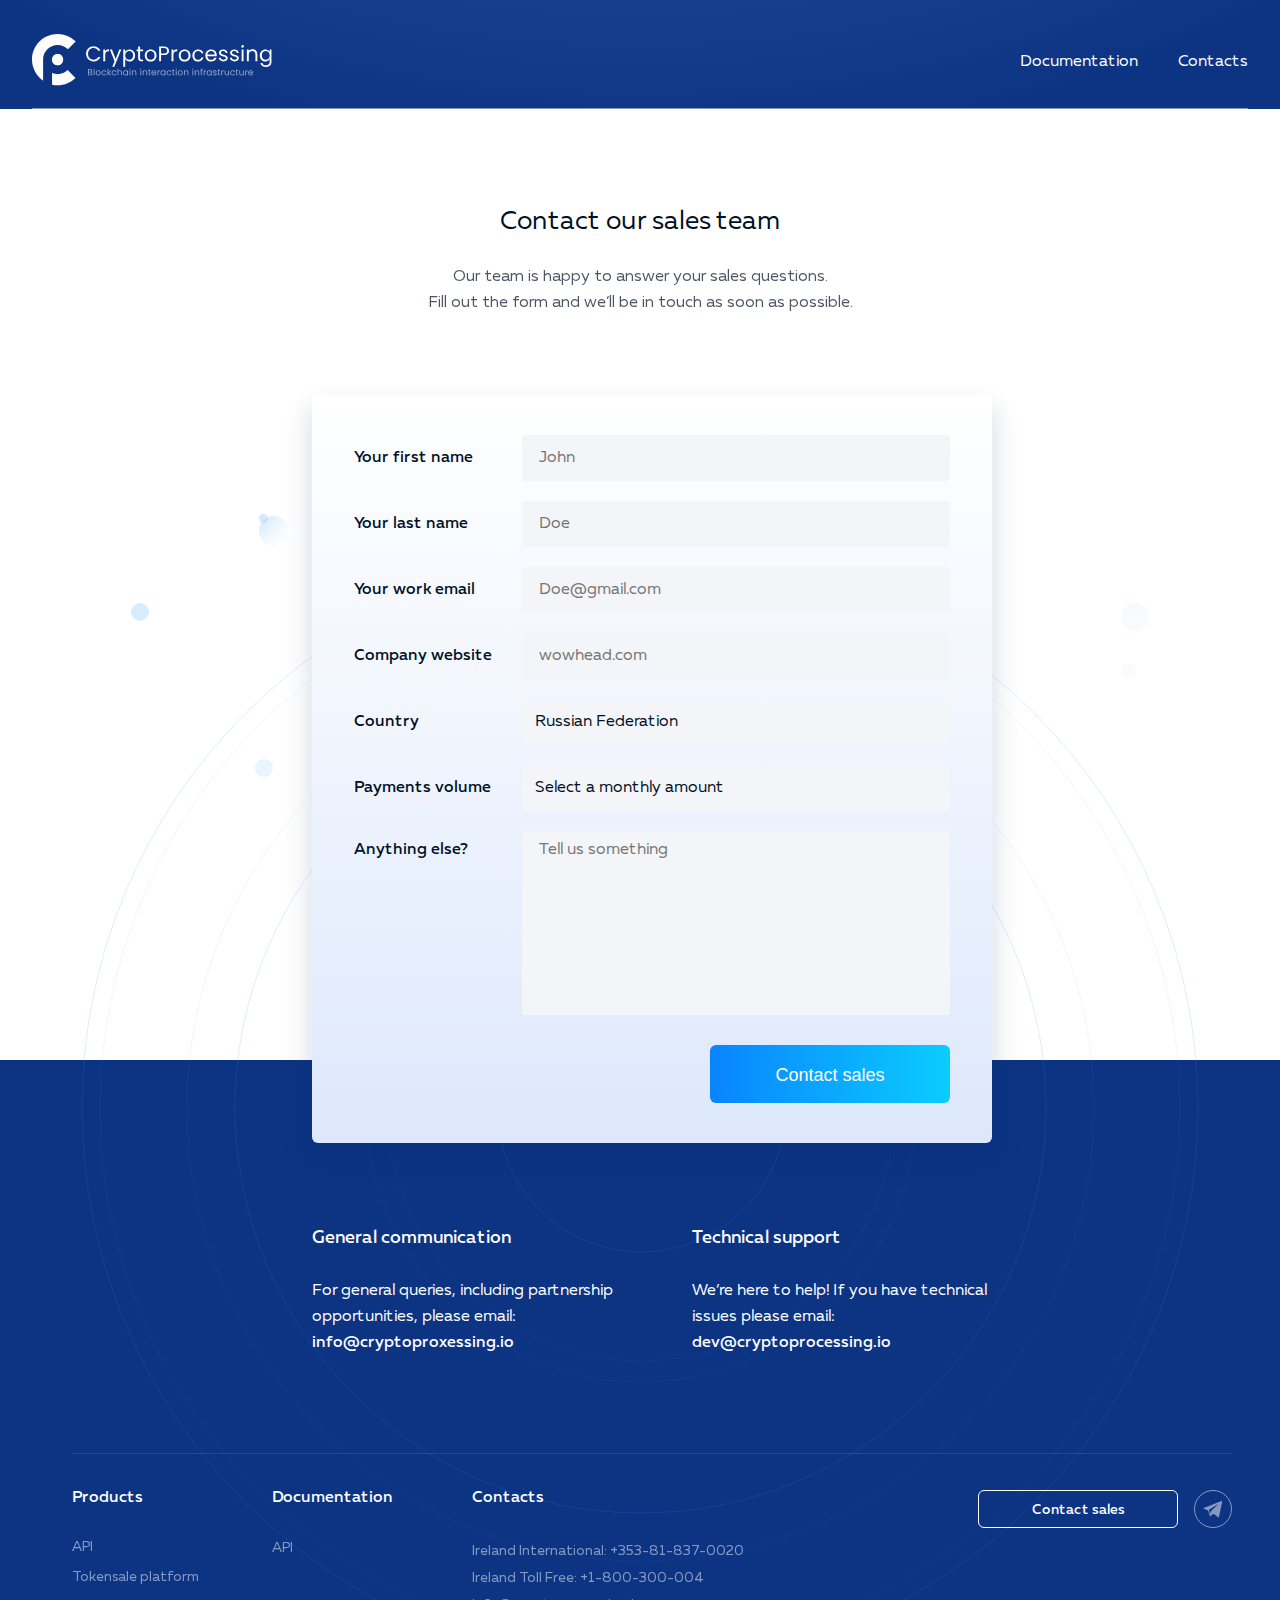
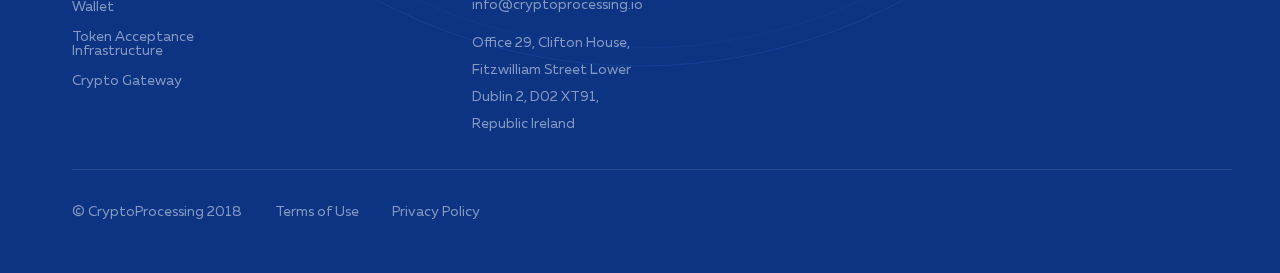
<file: contact.html>
<!DOCTYPE html>
<html lang="en">

<head>
  <meta charset="UTF-8">
  <meta name="viewport" content="width=device-width, initial-scale=1.0">
  <meta http-equiv="X-UA-Compatible" content="ie=edge">
  <title>Cryptoprocessing.io</title>
  <link rel="stylesheet" href="css/flexboxgrid.css">
  <link rel="stylesheet" href="css/slick.css">
  <link rel="stylesheet" href="css/slick-theme.css">
  <link rel="stylesheet" href="css/styles.css">
</head>

<body>
  <div class="wrapper">
    <header class="header_dark">
      <div class="container-fluid">
        <div class="row">
          <div class="col-xs-12">
            <nav class="header">
              <a href="index.html" class="header__logo">
                <img alt="logo" src="./images/icons/logo.svg">
              </a>
              <ul class="header__list">
                <!-- <li class="header__item header__item_with_sublist">
                  <a href="#" class="header__link">Products</a>
                  <div class="window window_sublist">
                    <a href="#" class="window__btn">API</a>
                    <a href="#" class="window__btn">Tokensale platform</a>
                    <a href="#" class="window__btn">WebWallet</a>
                    <a href="#" class="window__btn">TAI</a>
                    <a href="#" class="window__btn">Crypto Gateway</a>
                    <a href="#" class="window__btn">Exchange</a>
                  </div>
                </li> -->
                <li class="header__item">
                  <a href="https://docs.cryptoprocessing.io/" target="_blank" class="header__link">Documentation</a>
                </li>
                <li class="header__item">
                  <a href="#footer" class="header__link">Contacts</a>
                  <!-- TODO redirect footer -->
                </li>
                <!-- <li class="header__item">
                  <a href="#" class="header__link header__link_arrow">Sign In</a>
                </li>
                <li class="header__switcher">
                  <div class="switcher">
                    <span class="switcher__text">ENG</span>
                    <div class="window">
                      <div class="window__btn window__btn_disabled">ENG</div>
                      <div class="window__btn">RU</div>
                    </div>
                  </div>
                </li> -->
              </ul>
            </nav>
          </div>
        </div>
      </div>
    </header>
    <main class="main main_contact">
      <section class="contact">
        <h1 class="caption caption_center caption_black caption_contact">Contact our sales team</h1>
        <span class="text text_contact text_center text_black">Our team is happy to answer your sales questions. <br>
            Fill out the form and we’ll be in touch as soon as possible.</span>
        <div class="container-fluid container-fluid-sized">
          <div class="row center-xs">
            <div class="col-xs-8">
              <div class="form-cont">
                <form action="" class="form">
                  <div class="form__line">
                    <span class="text text_black text_wide">Your first name</span>
                    <input type="text" name="name" class="form__field" placeholder="John" required>
                  </div>
                  <div class="form__line">
                    <span class="text text_black text_wide">Your last name</span>
                    <input type="text" name="lastName" class="form__field" placeholder="Doe" required>
                  </div>
                  <div class="form__line">
                    <span class="text text_black text_wide">Your work email</span>
                    <input type="email" name="email" class="form__field" placeholder="Doe@gmail.com" required>
                  </div>
                  <div class="form__line">
                    <span class="text text_black text_wide">Company website</span>
                    <input type="url" name="url" class="form__field" placeholder="wowhead.com">
                  </div>
                  <div class="form__line">
                    <span class="text text_black text_wide">Country</span>
                    <div class="form__select-cont">
                      <select class="form__select" name="country" required>
                        <option value="RUS">Russian Federation</option>
                        <option value="AFG">Afghanistan</option>
                        <option value="ALA">Åland Islands</option>
                        <option value="ALB">Albania</option>
                        <option value="DZA">Algeria</option>
                        <option value="ASM">American Samoa</option>
                        <option value="AND">Andorra</option>
                        <option value="AGO">Angola</option>
                        <option value="AIA">Anguilla</option>
                        <option value="ATA">Antarctica</option>
                        <option value="ATG">Antigua and Barbuda</option>
                        <option value="ARG">Argentina</option>
                        <option value="ARM">Armenia</option>
                        <option value="ABW">Aruba</option>
                        <option value="AUS">Australia</option>
                        <option value="AUT">Austria</option>
                        <option value="AZE">Azerbaijan</option>
                        <option value="BHS">Bahamas</option>
                        <option value="BHR">Bahrain</option>
                        <option value="BGD">Bangladesh</option>
                        <option value="BRB">Barbados</option>
                        <option value="BLR">Belarus</option>
                        <option value="BEL">Belgium</option>
                        <option value="BLZ">Belize</option>
                        <option value="BEN">Benin</option>
                        <option value="BMU">Bermuda</option>
                        <option value="BTN">Bhutan</option>
                        <option value="BOL">Bolivia, Plurinational State of</option>
                        <option value="BES">Bonaire, Sint Eustatius and Saba</option>
                        <option value="BIH">Bosnia and Herzegovina</option>
                        <option value="BWA">Botswana</option>
                        <option value="BVT">Bouvet Island</option>
                        <option value="BRA">Brazil</option>
                        <option value="IOT">British Indian Ocean Territory</option>
                        <option value="BRN">Brunei Darussalam</option>
                        <option value="BGR">Bulgaria</option>
                        <option value="BFA">Burkina Faso</option>
                        <option value="BDI">Burundi</option>
                        <option value="KHM">Cambodia</option>
                        <option value="CMR">Cameroon</option>
                        <option value="CAN">Canada</option>
                        <option value="CPV">Cape Verde</option>
                        <option value="CYM">Cayman Islands</option>
                        <option value="CAF">Central African Republic</option>
                        <option value="TCD">Chad</option>
                        <option value="CHL">Chile</option>
                        <option value="CHN">China</option>
                        <option value="CXR">Christmas Island</option>
                        <option value="CCK">Cocos (Keeling) Islands</option>
                        <option value="COL">Colombia</option>
                        <option value="COM">Comoros</option>
                        <option value="COG">Congo</option>
                        <option value="COD">Congo, the Democratic Republic of the</option>
                        <option value="COK">Cook Islands</option>
                        <option value="CRI">Costa Rica</option>
                        <option value="CIV">Côte d'Ivoire</option>
                        <option value="HRV">Croatia</option>
                        <option value="CUB">Cuba</option>
                        <option value="CUW">Curaçao</option>
                        <option value="CYP">Cyprus</option>
                        <option value="CZE">Czech Republic</option>
                        <option value="DNK">Denmark</option>
                        <option value="DJI">Djibouti</option>
                        <option value="DMA">Dominica</option>
                        <option value="DOM">Dominican Republic</option>
                        <option value="ECU">Ecuador</option>
                        <option value="EGY">Egypt</option>
                        <option value="SLV">El Salvador</option>
                        <option value="GNQ">Equatorial Guinea</option>
                        <option value="ERI">Eritrea</option>
                        <option value="EST">Estonia</option>
                        <option value="ETH">Ethiopia</option>
                        <option value="FLK">Falkland Islands (Malvinas)</option>
                        <option value="FRO">Faroe Islands</option>
                        <option value="FJI">Fiji</option>
                        <option value="FIN">Finland</option>
                        <option value="FRA">France</option>
                        <option value="GUF">French Guiana</option>
                        <option value="PYF">French Polynesia</option>
                        <option value="ATF">French Southern Territories</option>
                        <option value="GAB">Gabon</option>
                        <option value="GMB">Gambia</option>
                        <option value="GEO">Georgia</option>
                        <option value="DEU">Germany</option>
                        <option value="GHA">Ghana</option>
                        <option value="GIB">Gibraltar</option>
                        <option value="GRC">Greece</option>
                        <option value="GRL">Greenland</option>
                        <option value="GRD">Grenada</option>
                        <option value="GLP">Guadeloupe</option>
                        <option value="GUM">Guam</option>
                        <option value="GTM">Guatemala</option>
                        <option value="GGY">Guernsey</option>
                        <option value="GIN">Guinea</option>
                        <option value="GNB">Guinea-Bissau</option>
                        <option value="GUY">Guyana</option>
                        <option value="HTI">Haiti</option>
                        <option value="HMD">Heard Island and McDonald Islands</option>
                        <option value="VAT">Holy See (Vatican City State)</option>
                        <option value="HND">Honduras</option>
                        <option value="HKG">Hong Kong</option>
                        <option value="HUN">Hungary</option>
                        <option value="ISL">Iceland</option>
                        <option value="IND">India</option>
                        <option value="IDN">Indonesia</option>
                        <option value="IRN">Iran, Islamic Republic of</option>
                        <option value="IRQ">Iraq</option>
                        <option value="IRL">Ireland</option>
                        <option value="IMN">Isle of Man</option>
                        <option value="ISR">Israel</option>
                        <option value="ITA">Italy</option>
                        <option value="JAM">Jamaica</option>
                        <option value="JPN">Japan</option>
                        <option value="JEY">Jersey</option>
                        <option value="JOR">Jordan</option>
                        <option value="KAZ">Kazakhstan</option>
                        <option value="KEN">Kenya</option>
                        <option value="KIR">Kiribati</option>
                        <option value="PRK">Korea, Democratic People's Republic of</option>
                        <option value="KOR">Korea, Republic of</option>
                        <option value="KWT">Kuwait</option>
                        <option value="KGZ">Kyrgyzstan</option>
                        <option value="LAO">Lao People's Democratic Republic</option>
                        <option value="LVA">Latvia</option>
                        <option value="LBN">Lebanon</option>
                        <option value="LSO">Lesotho</option>
                        <option value="LBR">Liberia</option>
                        <option value="LBY">Libya</option>
                        <option value="LIE">Liechtenstein</option>
                        <option value="LTU">Lithuania</option>
                        <option value="LUX">Luxembourg</option>
                        <option value="MAC">Macao</option>
                        <option value="MKD">Macedonia, the former Yugoslav Republic of</option>
                        <option value="MDG">Madagascar</option>
                        <option value="MWI">Malawi</option>
                        <option value="MYS">Malaysia</option>
                        <option value="MDV">Maldives</option>
                        <option value="MLI">Mali</option>
                        <option value="MLT">Malta</option>
                        <option value="MHL">Marshall Islands</option>
                        <option value="MTQ">Martinique</option>
                        <option value="MRT">Mauritania</option>
                        <option value="MUS">Mauritius</option>
                        <option value="MYT">Mayotte</option>
                        <option value="MEX">Mexico</option>
                        <option value="FSM">Micronesia, Federated States of</option>
                        <option value="MDA">Moldova, Republic of</option>
                        <option value="MCO">Monaco</option>
                        <option value="MNG">Mongolia</option>
                        <option value="MNE">Montenegro</option>
                        <option value="MSR">Montserrat</option>
                        <option value="MAR">Morocco</option>
                        <option value="MOZ">Mozambique</option>
                        <option value="MMR">Myanmar</option>
                        <option value="NAM">Namibia</option>
                        <option value="NRU">Nauru</option>
                        <option value="NPL">Nepal</option>
                        <option value="NLD">Netherlands</option>
                        <option value="NCL">New Caledonia</option>
                        <option value="NZL">New Zealand</option>
                        <option value="NIC">Nicaragua</option>
                        <option value="NER">Niger</option>
                        <option value="NGA">Nigeria</option>
                        <option value="NIU">Niue</option>
                        <option value="NFK">Norfolk Island</option>
                        <option value="MNP">Northern Mariana Islands</option>
                        <option value="NOR">Norway</option>
                        <option value="OMN">Oman</option>
                        <option value="PAK">Pakistan</option>
                        <option value="PLW">Palau</option>
                        <option value="PSE">Palestinian Territory, Occupied</option>
                        <option value="PAN">Panama</option>
                        <option value="PNG">Papua New Guinea</option>
                        <option value="PRY">Paraguay</option>
                        <option value="PER">Peru</option>
                        <option value="PHL">Philippines</option>
                        <option value="PCN">Pitcairn</option>
                        <option value="POL">Poland</option>
                        <option value="PRT">Portugal</option>
                        <option value="PRI">Puerto Rico</option>
                        <option value="QAT">Qatar</option>
                        <option value="REU">Réunion</option>
                        <option value="ROU">Romania</option>
                        <option value="RWA">Rwanda</option>
                        <option value="BLM">Saint Barthélemy</option>
                        <option value="SHN">Saint Helena, Ascension and Tristan da Cunha</option>
                        <option value="KNA">Saint Kitts and Nevis</option>
                        <option value="LCA">Saint Lucia</option>
                        <option value="MAF">Saint Martin (French part)</option>
                        <option value="SPM">Saint Pierre and Miquelon</option>
                        <option value="VCT">Saint Vincent and the Grenadines</option>
                        <option value="WSM">Samoa</option>
                        <option value="SMR">San Marino</option>
                        <option value="STP">Sao Tome and Principe</option>
                        <option value="SAU">Saudi Arabia</option>
                        <option value="SEN">Senegal</option>
                        <option value="SRB">Serbia</option>
                        <option value="SYC">Seychelles</option>
                        <option value="SLE">Sierra Leone</option>
                        <option value="SGP">Singapore</option>
                        <option value="SXM">Sint Maarten (Dutch part)</option>
                        <option value="SVK">Slovakia</option>
                        <option value="SVN">Slovenia</option>
                        <option value="SLB">Solomon Islands</option>
                        <option value="SOM">Somalia</option>
                        <option value="ZAF">South Africa</option>
                        <option value="SGS">South Georgia and the South Sandwich Islands</option>
                        <option value="SSD">South Sudan</option>
                        <option value="ESP">Spain</option>
                        <option value="LKA">Sri Lanka</option>
                        <option value="SDN">Sudan</option>
                        <option value="SUR">Suriname</option>
                        <option value="SJM">Svalbard and Jan Mayen</option>
                        <option value="SWZ">Swaziland</option>
                        <option value="SWE">Sweden</option>
                        <option value="CHE">Switzerland</option>
                        <option value="SYR">Syrian Arab Republic</option>
                        <option value="TWN">Taiwan, Province of China</option>
                        <option value="TJK">Tajikistan</option>
                        <option value="TZA">Tanzania, United Republic of</option>
                        <option value="THA">Thailand</option>
                        <option value="TLS">Timor-Leste</option>
                        <option value="TGO">Togo</option>
                        <option value="TKL">Tokelau</option>
                        <option value="TON">Tonga</option>
                        <option value="TTO">Trinidad and Tobago</option>
                        <option value="TUN">Tunisia</option>
                        <option value="TUR">Turkey</option>
                        <option value="TKM">Turkmenistan</option>
                        <option value="TCA">Turks and Caicos Islands</option>
                        <option value="TUV">Tuvalu</option>
                        <option value="UGA">Uganda</option>
                        <option value="UKR">Ukraine</option>
                        <option value="ARE">United Arab Emirates</option>
                        <option value="GBR">United Kingdom</option>
                        <option value="USA">United States</option>
                        <option value="UMI">United States Minor Outlying Islands</option>
                        <option value="URY">Uruguay</option>
                        <option value="UZB">Uzbekistan</option>
                        <option value="VUT">Vanuatu</option>
                        <option value="VEN">Venezuela, Bolivarian Republic of</option>
                        <option value="VNM">Viet Nam</option>
                        <option value="VGB">Virgin Islands, British</option>
                        <option value="VIR">Virgin Islands, U.S.</option>
                        <option value="WLF">Wallis and Futuna</option>
                        <option value="ESH">Western Sahara</option>
                        <option value="YEM">Yemen</option>
                        <option value="ZMB">Zambia</option>
                        <option value="ZWE">Zimbabwe</option>
                      </select>
                    </div>
                  </div>
                  <div class="form__line">
                    <span class="text text_black text_wide">Payments volume</span>
                    <div class="form__select-cont">
                      <select class="form__select" name="payment" required>
                        <option value="" selected disabled>Select a monthly amount</option>
                        <option value="none">None; just getting started</option>
                        <option value="50000">$50,000 or less</option>
                        <option value="100000">$50,000 to $100,000</option>
                        <option value="1000000">$100,000 to $1,000,000</option>
                        <option value="10000000">$1,000,000 to $10,000,000</option>
                        <option value="10000000+">$10,000,000 or more</option>
                      </select>
                    </div>
                  </div>
                  <div class="form__line form__line_bot">
                    <span class="text text_black text_wide">Anything else?</span>
                    <textarea class="form__area" placeholder="Tell us something"></textarea>
                  </div>
                  <div class="form__btn-cont">
                    <button class="btn btn_blue btn_contact">Contact sales</button>
                  </div>
                </form>
              </div>
            </div>
          </div>
        </div>
      </section>
      <section class="info">
        <div class="container-fluid container-fluid-sized">
          <div class="row center-xs">
            <div class="col-xs-4">
              <div class="info__cont">
                <span class="info__caption">General communication</span>
                <span class="text">
                    For general queries, including partnership<br> opportunities, please email: <br>
                    <a class="text text_wide" href="mailto:info@cryptoproxessing.io">info@cryptoproxessing.io</a>
                </span>
              </div>
            </div>
            <div class="col-xs-4">
              <div class="info__cont info__cont_no-margin">
                <span class="info__caption">Technical support</span>
                <span class="text">
                    We’re here to help! If you have technical<br> issues please email: <br>
                    <a class="text text_wide" href="mailto:dev@cryptoprocessing.io">dev@cryptoprocessing.io</a>
                </span>
              </div>
            </div>
          </div>
        </div>
      </section>
    </main>
    <footer class="footer" id="footer">
      <div class="container-fluid container-fluid-sized">
        <div class="row">
          <div class="col-xs-12">
            <div class="footer__line"></div>
          </div>
        </div>
        <div class="row">
          <div class="col-xs-2">
            <div class="footer__caption">Products</div>
            <ul class="footer__menu">
              <li class="footer__item"><div class="footer__link">API</div></li>
              <li class="footer__item"><div class="footer__link">Tokensale platform</div></li>
              <li class="footer__item"><div class="footer__link">Wallet</div></li>
              <li class="footer__item"><div class="footer__link">Token Acceptance Infrastructure</div></li>
              <li class="footer__item"><div class="footer__link">Crypto Gateway</div></li>
            </ul>
          </div>
          <div class="col-xs-2">
            <div class="footer__caption">Documentation</div>
            <ul class="footer__menu">
              <li class="footer__item">
                <a href="https://docs.cryptoprocessing.io/" target="_blank" class="footer__link">API</a>
              </li>
            </ul>
          </div>
          <div class="col-xs-4">
            <div class="footer__caption">Contacts</div>
            <div class="footer__info">
              <span class="footer__info-item">Ireland International: <a href="tel:+353818370020">+353-81-837-0020</a></span>
              <span class="footer__info-item">Ireland Toll Free:  <a href="tel:+1800300004">+1-800-300-004</a></span>
              <span class="footer__info-item"><a href="mailto:info@cryptoprocessing.io">info@cryptoprocessing.io</a></span>
            </div>
            <div class="footer__info">
              <span class="footer__info-item">Office 29, Clifton House,</span>
              <span class="footer__info-item">Fitzwilliam Street Lower</span>
              <span class="footer__info-item">Dublin 2, D02 XT91,</span>
              <span class="footer__info-item">Republic Ireland</span>
            </div>
          </div>
          <div class="col-xs-3 col-xs-offset-1">
            <div class="footer__icons">
              <a href="./contact.html" class="btn btn_contacts">Contact sales</a>
              <a class="footer__social" target="_blank" href="https://t.me/orderofmagnitude">
                <img src="./images/icons/telegram.svg" alt="telegram"/>
              </a>
            </div>
          </div>
        </div>
        <div class="row">
          <div class="col-xs-12">
            <div class="footer__line footer__line_bot"></div>
            <div class="footer__terms">
              <div class="footer__info-item">© CryptoProcessing 2018</div>
              <a href="#" class="footer__info-item">Terms of Use</a>
              <a href="#" class="footer__info-item">Privacy Policy</a>
            </div>
          </div>
        </div>
      </div>
    </footer>
  </div>
  <script type="text/javascript" src="./js/vendor/jquery.js"></script>
  <script type="text/javascript" src="./js/vendor/slick.min.js"></script>
  <script type="text/javascript" src="./js/index.js"></script>
</body>

</html>
</file>
<file: css/flexboxgrid.css>
.container-fluid,
.container {
  margin-right: auto;
  margin-left: auto;
}

.container-fluid {
  padding-right: 2rem;
  padding-left: 2rem;
}

.row {
  box-sizing: border-box;
  display: -webkit-box;
  display: -ms-flexbox;
  display: flex;
  -webkit-box-flex: 0;
  -ms-flex: 0 1 auto;
  flex: 0 1 auto;
  -webkit-box-orient: horizontal;
  -webkit-box-direction: normal;
  -ms-flex-direction: row;
  flex-direction: row;
  -ms-flex-wrap: wrap;
  flex-wrap: wrap;
  margin-right: -0.5rem;
  margin-left: -0.5rem;
}

.row.reverse {
  -webkit-box-orient: horizontal;
  -webkit-box-direction: reverse;
  -ms-flex-direction: row-reverse;
  flex-direction: row-reverse;
}

.col.reverse {
  -webkit-box-orient: vertical;
  -webkit-box-direction: reverse;
  -ms-flex-direction: column-reverse;
  flex-direction: column-reverse;
}

.col-xs,
.col-xs-1,
.col-xs-2,
.col-xs-3,
.col-xs-4,
.col-xs-5,
.col-xs-6,
.col-xs-7,
.col-xs-8,
.col-xs-9,
.col-xs-10,
.col-xs-11,
.col-xs-12,
.col-xs-offset-0,
.col-xs-offset-1,
.col-xs-offset-2,
.col-xs-offset-3,
.col-xs-offset-4,
.col-xs-offset-5,
.col-xs-offset-6,
.col-xs-offset-7,
.col-xs-offset-8,
.col-xs-offset-9,
.col-xs-offset-10,
.col-xs-offset-11,
.col-xs-offset-12 {
  box-sizing: border-box;
  -webkit-box-flex: 0;
  -ms-flex: 0 0 auto;
  flex: 0 0 auto;
  padding-right: 20px;
  padding-left: 20px;
}

.col-xs {
  -webkit-box-flex: 1;
  -ms-flex-positive: 1;
  flex-grow: 1;
  -ms-flex-preferred-size: 0;
  flex-basis: 0;
  max-width: 100%;
}

.col-xs-1 {
  -ms-flex-preferred-size: 8.33333333%;
  flex-basis: 8.33333333%;
  max-width: 8.33333333%;
}

.col-xs-2 {
  -ms-flex-preferred-size: 16.66666667%;
  flex-basis: 16.66666667%;
  max-width: 16.66666667%;
}

.col-xs-3 {
  -ms-flex-preferred-size: 25%;
  flex-basis: 25%;
  max-width: 25%;
}

.col-xs-4 {
  -ms-flex-preferred-size: 33.33333333%;
  flex-basis: 33.33333333%;
  max-width: 33.33333333%;
}

.col-xs-5 {
  -ms-flex-preferred-size: 41.66666667%;
  flex-basis: 41.66666667%;
  max-width: 41.66666667%;
}

.col-xs-6 {
  -ms-flex-preferred-size: 50%;
  flex-basis: 50%;
  max-width: 50%;
}

.col-xs-7 {
  -ms-flex-preferred-size: 58.33333333%;
  flex-basis: 58.33333333%;
  max-width: 58.33333333%;
}

.col-xs-8 {
  -ms-flex-preferred-size: 66.66666667%;
  flex-basis: 66.66666667%;
  max-width: 66.66666667%;
}

.col-xs-9 {
  -ms-flex-preferred-size: 75%;
  flex-basis: 75%;
  max-width: 75%;
}

.col-xs-10 {
  -ms-flex-preferred-size: 83.33333333%;
  flex-basis: 83.33333333%;
  max-width: 83.33333333%;
}

.col-xs-11 {
  -ms-flex-preferred-size: 91.66666667%;
  flex-basis: 91.66666667%;
  max-width: 91.66666667%;
}

.col-xs-12 {
  -ms-flex-preferred-size: 100%;
  flex-basis: 100%;
  max-width: 100%;
}

.col-xs-offset-0 {
  margin-left: 0;
}

.col-xs-offset-1 {
  margin-left: 8.33333333%;
}

.col-xs-offset-2 {
  margin-left: 16.66666667%;
}

.col-xs-offset-3 {
  margin-left: 25%;
}

.col-xs-offset-4 {
  margin-left: 33.33333333%;
}

.col-xs-offset-5 {
  margin-left: 41.66666667%;
}

.col-xs-offset-6 {
  margin-left: 50%;
}

.col-xs-offset-7 {
  margin-left: 58.33333333%;
}

.col-xs-offset-8 {
  margin-left: 66.66666667%;
}

.col-xs-offset-9 {
  margin-left: 75%;
}

.col-xs-offset-10 {
  margin-left: 83.33333333%;
}

.col-xs-offset-11 {
  margin-left: 91.66666667%;
}

.start-xs {
  -webkit-box-pack: start;
  -ms-flex-pack: start;
  justify-content: flex-start;
  text-align: start;
}

.center-xs {
  -webkit-box-pack: center;
  -ms-flex-pack: center;
  justify-content: center;
  text-align: center;
}

.end-xs {
  -webkit-box-pack: end;
  -ms-flex-pack: end;
  justify-content: flex-end;
  text-align: end;
}

.top-xs {
  -webkit-box-align: start;
  -ms-flex-align: start;
  align-items: flex-start;
}

.middle-xs {
  -webkit-box-align: center;
  -ms-flex-align: center;
  align-items: center;
}

.bottom-xs {
  -webkit-box-align: end;
  -ms-flex-align: end;
  align-items: flex-end;
}

.around-xs {
  -ms-flex-pack: distribute;
  justify-content: space-around;
}

.between-xs {
  -webkit-box-pack: justify;
  -ms-flex-pack: justify;
  justify-content: space-between;
}

.first-xs {
  -webkit-box-ordinal-group: 0;
  -ms-flex-order: -1;
  order: -1;
}

.last-xs {
  -webkit-box-ordinal-group: 2;
  -ms-flex-order: 1;
  order: 1;
}

@media only screen and (min-width: 48em) {
  .container {
    width: 49rem;
  }

  .col-sm,
  .col-sm-1,
  .col-sm-2,
  .col-sm-3,
  .col-sm-4,
  .col-sm-5,
  .col-sm-6,
  .col-sm-7,
  .col-sm-8,
  .col-sm-9,
  .col-sm-10,
  .col-sm-11,
  .col-sm-12,
  .col-sm-offset-0,
  .col-sm-offset-1,
  .col-sm-offset-2,
  .col-sm-offset-3,
  .col-sm-offset-4,
  .col-sm-offset-5,
  .col-sm-offset-6,
  .col-sm-offset-7,
  .col-sm-offset-8,
  .col-sm-offset-9,
  .col-sm-offset-10,
  .col-sm-offset-11,
  .col-sm-offset-12 {
    box-sizing: border-box;
    -webkit-box-flex: 0;
    -ms-flex: 0 0 auto;
    flex: 0 0 auto;
    padding-right: 0.5rem;
    padding-left: 0.5rem;
  }

  .col-sm {
    -webkit-box-flex: 1;
    -ms-flex-positive: 1;
    flex-grow: 1;
    -ms-flex-preferred-size: 0;
    flex-basis: 0;
    max-width: 100%;
  }

  .col-sm-1 {
    -ms-flex-preferred-size: 8.33333333%;
    flex-basis: 8.33333333%;
    max-width: 8.33333333%;
  }

  .col-sm-2 {
    -ms-flex-preferred-size: 16.66666667%;
    flex-basis: 16.66666667%;
    max-width: 16.66666667%;
  }

  .col-sm-3 {
    -ms-flex-preferred-size: 25%;
    flex-basis: 25%;
    max-width: 25%;
  }

  .col-sm-4 {
    -ms-flex-preferred-size: 33.33333333%;
    flex-basis: 33.33333333%;
    max-width: 33.33333333%;
  }

  .col-sm-5 {
    -ms-flex-preferred-size: 41.66666667%;
    flex-basis: 41.66666667%;
    max-width: 41.66666667%;
  }

  .col-sm-6 {
    -ms-flex-preferred-size: 50%;
    flex-basis: 50%;
    max-width: 50%;
  }

  .col-sm-7 {
    -ms-flex-preferred-size: 58.33333333%;
    flex-basis: 58.33333333%;
    max-width: 58.33333333%;
  }

  .col-sm-8 {
    -ms-flex-preferred-size: 66.66666667%;
    flex-basis: 66.66666667%;
    max-width: 66.66666667%;
  }

  .col-sm-9 {
    -ms-flex-preferred-size: 75%;
    flex-basis: 75%;
    max-width: 75%;
  }

  .col-sm-10 {
    -ms-flex-preferred-size: 83.33333333%;
    flex-basis: 83.33333333%;
    max-width: 83.33333333%;
  }

  .col-sm-11 {
    -ms-flex-preferred-size: 91.66666667%;
    flex-basis: 91.66666667%;
    max-width: 91.66666667%;
  }

  .col-sm-12 {
    -ms-flex-preferred-size: 100%;
    flex-basis: 100%;
    max-width: 100%;
  }

  .col-sm-offset-0 {
    margin-left: 0;
  }

  .col-sm-offset-1 {
    margin-left: 8.33333333%;
  }

  .col-sm-offset-2 {
    margin-left: 16.66666667%;
  }

  .col-sm-offset-3 {
    margin-left: 25%;
  }

  .col-sm-offset-4 {
    margin-left: 33.33333333%;
  }

  .col-sm-offset-5 {
    margin-left: 41.66666667%;
  }

  .col-sm-offset-6 {
    margin-left: 50%;
  }

  .col-sm-offset-7 {
    margin-left: 58.33333333%;
  }

  .col-sm-offset-8 {
    margin-left: 66.66666667%;
  }

  .col-sm-offset-9 {
    margin-left: 75%;
  }

  .col-sm-offset-10 {
    margin-left: 83.33333333%;
  }

  .col-sm-offset-11 {
    margin-left: 91.66666667%;
  }

  .start-sm {
    -webkit-box-pack: start;
    -ms-flex-pack: start;
    justify-content: flex-start;
    text-align: start;
  }

  .center-sm {
    -webkit-box-pack: center;
    -ms-flex-pack: center;
    justify-content: center;
    text-align: center;
  }

  .end-sm {
    -webkit-box-pack: end;
    -ms-flex-pack: end;
    justify-content: flex-end;
    text-align: end;
  }

  .top-sm {
    -webkit-box-align: start;
    -ms-flex-align: start;
    align-items: flex-start;
  }

  .middle-sm {
    -webkit-box-align: center;
    -ms-flex-align: center;
    align-items: center;
  }

  .bottom-sm {
    -webkit-box-align: end;
    -ms-flex-align: end;
    align-items: flex-end;
  }

  .around-sm {
    -ms-flex-pack: distribute;
    justify-content: space-around;
  }

  .between-sm {
    -webkit-box-pack: justify;
    -ms-flex-pack: justify;
    justify-content: space-between;
  }

  .first-sm {
    -webkit-box-ordinal-group: 0;
    -ms-flex-order: -1;
    order: -1;
  }

  .last-sm {
    -webkit-box-ordinal-group: 2;
    -ms-flex-order: 1;
    order: 1;
  }
}

@media only screen and (min-width: 64em) {
  .container {
    width: 65rem;
  }

  .col-md,
  .col-md-1,
  .col-md-2,
  .col-md-3,
  .col-md-4,
  .col-md-5,
  .col-md-6,
  .col-md-7,
  .col-md-8,
  .col-md-9,
  .col-md-10,
  .col-md-11,
  .col-md-12,
  .col-md-offset-0,
  .col-md-offset-1,
  .col-md-offset-2,
  .col-md-offset-3,
  .col-md-offset-4,
  .col-md-offset-5,
  .col-md-offset-6,
  .col-md-offset-7,
  .col-md-offset-8,
  .col-md-offset-9,
  .col-md-offset-10,
  .col-md-offset-11,
  .col-md-offset-12 {
    box-sizing: border-box;
    -webkit-box-flex: 0;
    -ms-flex: 0 0 auto;
    flex: 0 0 auto;
    padding-right: 0.5rem;
    padding-left: 0.5rem;
  }

  .col-md {
    -webkit-box-flex: 1;
    -ms-flex-positive: 1;
    flex-grow: 1;
    -ms-flex-preferred-size: 0;
    flex-basis: 0;
    max-width: 100%;
  }

  .col-md-1 {
    -ms-flex-preferred-size: 8.33333333%;
    flex-basis: 8.33333333%;
    max-width: 8.33333333%;
  }

  .col-md-2 {
    -ms-flex-preferred-size: 16.66666667%;
    flex-basis: 16.66666667%;
    max-width: 16.66666667%;
  }

  .col-md-3 {
    -ms-flex-preferred-size: 25%;
    flex-basis: 25%;
    max-width: 25%;
  }

  .col-md-4 {
    -ms-flex-preferred-size: 33.33333333%;
    flex-basis: 33.33333333%;
    max-width: 33.33333333%;
  }

  .col-md-5 {
    -ms-flex-preferred-size: 41.66666667%;
    flex-basis: 41.66666667%;
    max-width: 41.66666667%;
  }

  .col-md-6 {
    -ms-flex-preferred-size: 50%;
    flex-basis: 50%;
    max-width: 50%;
  }

  .col-md-7 {
    -ms-flex-preferred-size: 58.33333333%;
    flex-basis: 58.33333333%;
    max-width: 58.33333333%;
  }

  .col-md-8 {
    -ms-flex-preferred-size: 66.66666667%;
    flex-basis: 66.66666667%;
    max-width: 66.66666667%;
  }

  .col-md-9 {
    -ms-flex-preferred-size: 75%;
    flex-basis: 75%;
    max-width: 75%;
  }

  .col-md-10 {
    -ms-flex-preferred-size: 83.33333333%;
    flex-basis: 83.33333333%;
    max-width: 83.33333333%;
  }

  .col-md-11 {
    -ms-flex-preferred-size: 91.66666667%;
    flex-basis: 91.66666667%;
    max-width: 91.66666667%;
  }

  .col-md-12 {
    -ms-flex-preferred-size: 100%;
    flex-basis: 100%;
    max-width: 100%;
  }

  .col-md-offset-0 {
    margin-left: 0;
  }

  .col-md-offset-1 {
    margin-left: 8.33333333%;
  }

  .col-md-offset-2 {
    margin-left: 16.66666667%;
  }

  .col-md-offset-3 {
    margin-left: 25%;
  }

  .col-md-offset-4 {
    margin-left: 33.33333333%;
  }

  .col-md-offset-5 {
    margin-left: 41.66666667%;
  }

  .col-md-offset-6 {
    margin-left: 50%;
  }

  .col-md-offset-7 {
    margin-left: 58.33333333%;
  }

  .col-md-offset-8 {
    margin-left: 66.66666667%;
  }

  .col-md-offset-9 {
    margin-left: 75%;
  }

  .col-md-offset-10 {
    margin-left: 83.33333333%;
  }

  .col-md-offset-11 {
    margin-left: 91.66666667%;
  }

  .start-md {
    -webkit-box-pack: start;
    -ms-flex-pack: start;
    justify-content: flex-start;
    text-align: start;
  }

  .center-md {
    -webkit-box-pack: center;
    -ms-flex-pack: center;
    justify-content: center;
    text-align: center;
  }

  .end-md {
    -webkit-box-pack: end;
    -ms-flex-pack: end;
    justify-content: flex-end;
    text-align: end;
  }

  .top-md {
    -webkit-box-align: start;
    -ms-flex-align: start;
    align-items: flex-start;
  }

  .middle-md {
    -webkit-box-align: center;
    -ms-flex-align: center;
    align-items: center;
  }

  .bottom-md {
    -webkit-box-align: end;
    -ms-flex-align: end;
    align-items: flex-end;
  }

  .around-md {
    -ms-flex-pack: distribute;
    justify-content: space-around;
  }

  .between-md {
    -webkit-box-pack: justify;
    -ms-flex-pack: justify;
    justify-content: space-between;
  }

  .first-md {
    -webkit-box-ordinal-group: 0;
    -ms-flex-order: -1;
    order: -1;
  }

  .last-md {
    -webkit-box-ordinal-group: 2;
    -ms-flex-order: 1;
    order: 1;
  }
}

@media only screen and (min-width: 75em) {
  .container {
    width: 76rem;
  }

  .col-lg,
  .col-lg-1,
  .col-lg-2,
  .col-lg-3,
  .col-lg-4,
  .col-lg-5,
  .col-lg-6,
  .col-lg-7,
  .col-lg-8,
  .col-lg-9,
  .col-lg-10,
  .col-lg-11,
  .col-lg-12,
  .col-lg-offset-0,
  .col-lg-offset-1,
  .col-lg-offset-2,
  .col-lg-offset-3,
  .col-lg-offset-4,
  .col-lg-offset-5,
  .col-lg-offset-6,
  .col-lg-offset-7,
  .col-lg-offset-8,
  .col-lg-offset-9,
  .col-lg-offset-10,
  .col-lg-offset-11,
  .col-lg-offset-12 {
    box-sizing: border-box;
    -webkit-box-flex: 0;
    -ms-flex: 0 0 auto;
    flex: 0 0 auto;
    padding-right: 0.5rem;
    padding-left: 0.5rem;
  }

  .col-lg {
    -webkit-box-flex: 1;
    -ms-flex-positive: 1;
    flex-grow: 1;
    -ms-flex-preferred-size: 0;
    flex-basis: 0;
    max-width: 100%;
  }

  .col-lg-1 {
    -ms-flex-preferred-size: 8.33333333%;
    flex-basis: 8.33333333%;
    max-width: 8.33333333%;
  }

  .col-lg-2 {
    -ms-flex-preferred-size: 16.66666667%;
    flex-basis: 16.66666667%;
    max-width: 16.66666667%;
  }

  .col-lg-3 {
    -ms-flex-preferred-size: 25%;
    flex-basis: 25%;
    max-width: 25%;
  }

  .col-lg-4 {
    -ms-flex-preferred-size: 33.33333333%;
    flex-basis: 33.33333333%;
    max-width: 33.33333333%;
  }

  .col-lg-5 {
    -ms-flex-preferred-size: 41.66666667%;
    flex-basis: 41.66666667%;
    max-width: 41.66666667%;
  }

  .col-lg-6 {
    -ms-flex-preferred-size: 50%;
    flex-basis: 50%;
    max-width: 50%;
  }

  .col-lg-7 {
    -ms-flex-preferred-size: 58.33333333%;
    flex-basis: 58.33333333%;
    max-width: 58.33333333%;
  }

  .col-lg-8 {
    -ms-flex-preferred-size: 66.66666667%;
    flex-basis: 66.66666667%;
    max-width: 66.66666667%;
  }

  .col-lg-9 {
    -ms-flex-preferred-size: 75%;
    flex-basis: 75%;
    max-width: 75%;
  }

  .col-lg-10 {
    -ms-flex-preferred-size: 83.33333333%;
    flex-basis: 83.33333333%;
    max-width: 83.33333333%;
  }

  .col-lg-11 {
    -ms-flex-preferred-size: 91.66666667%;
    flex-basis: 91.66666667%;
    max-width: 91.66666667%;
  }

  .col-lg-12 {
    -ms-flex-preferred-size: 100%;
    flex-basis: 100%;
    max-width: 100%;
  }

  .col-lg-offset-0 {
    margin-left: 0;
  }

  .col-lg-offset-1 {
    margin-left: 8.33333333%;
  }

  .col-lg-offset-2 {
    margin-left: 16.66666667%;
  }

  .col-lg-offset-3 {
    margin-left: 25%;
  }

  .col-lg-offset-4 {
    margin-left: 33.33333333%;
  }

  .col-lg-offset-5 {
    margin-left: 41.66666667%;
  }

  .col-lg-offset-6 {
    margin-left: 50%;
  }

  .col-lg-offset-7 {
    margin-left: 58.33333333%;
  }

  .col-lg-offset-8 {
    margin-left: 66.66666667%;
  }

  .col-lg-offset-9 {
    margin-left: 75%;
  }

  .col-lg-offset-10 {
    margin-left: 83.33333333%;
  }

  .col-lg-offset-11 {
    margin-left: 91.66666667%;
  }

  .start-lg {
    -webkit-box-pack: start;
    -ms-flex-pack: start;
    justify-content: flex-start;
    text-align: start;
  }

  .center-lg {
    -webkit-box-pack: center;
    -ms-flex-pack: center;
    justify-content: center;
    text-align: center;
  }

  .end-lg {
    -webkit-box-pack: end;
    -ms-flex-pack: end;
    justify-content: flex-end;
    text-align: end;
  }

  .top-lg {
    -webkit-box-align: start;
    -ms-flex-align: start;
    align-items: flex-start;
  }

  .middle-lg {
    -webkit-box-align: center;
    -ms-flex-align: center;
    align-items: center;
  }

  .bottom-lg {
    -webkit-box-align: end;
    -ms-flex-align: end;
    align-items: flex-end;
  }

  .around-lg {
    -ms-flex-pack: distribute;
    justify-content: space-around;
  }

  .between-lg {
    -webkit-box-pack: justify;
    -ms-flex-pack: justify;
    justify-content: space-between;
  }

  .first-lg {
    -webkit-box-ordinal-group: 0;
    -ms-flex-order: -1;
    order: -1;
  }

  .last-lg {
    -webkit-box-ordinal-group: 2;
    -ms-flex-order: 1;
    order: 1;
  }
}
</file>
<file: css/styles.css>
@font-face {
  font-family: Muller;
  src: url('../fonts/MullerRegular.woff2') format('woff2'), url('../fonts/MullerRegular.woff') format('woff');
  font-weight: normal;
  font-style: normal;
}

@font-face {
  font-family: Muller;
  src: url('../fonts/MullerBold.woff2') format('woff2'), url('../fonts/MullerBold.woff') format('woff');
  font-weight: bold;
  font-style: normal;
}

@font-face {
  font-family: Muller;
  src: url('../fonts/MullerMedium.woff2') format('woff2'), url('../fonts/MullerMedium.woff') format('woff');
  font-weight: 500;
  font-style: normal;
}

@font-face {
  font-family: Muller;
  src: url('../fonts/MullerLight.woff2') format('woff2'), url('../fonts/MullerLight.woff') format('woff');
  font-weight: 300;
  font-style: normal;
}

html,
body,
div,
span,
applet,
object,
iframe,
h1,
h2,
h3,
h4,
h5,
h6,
p,
blockquote,
pre,
a,
abbr,
acronym,
address,
big,
cite,
code,
del,
dfn,
em,
img,
ins,
kbd,
q,
s,
samp,
small,
strike,
strong,
sub,
sup,
tt,
var,
b,
u,
i,
center,
dl,
dt,
dd,
ol,
ul,
li,
fieldset,
form,
label,
legend,
table,
caption,
tbody,
tfoot,
thead,
tr,
th,
td,
article,
aside,
canvas,
details,
embed,
figure,
figcaption,
footer,
header,
hgroup,
menu,
nav,
output,
ruby,
section,
summary,
time,
mark,
audio,
video {
  margin: 0;
  padding: 0;
  border: 0;
  font-size: 100%;
  font: inherit;
  vertical-align: baseline;
}

/* HTML5 display-role reset for older browsers */

article,
aside,
details,
figcaption,
figure,
footer,
header,
hgroup,
menu,
nav,
section {
  display: block;
}

body {
  line-height: 1;
}

ol,
ul {
  list-style: none;
}

blockquote,
q {
  quotes: none;
}

blockquote:before,
blockquote:after,
q:before,
q:after {
  content: '';
  content: none;
}

table {
  border-collapse: collapse;
  border-spacing: 0;
}

a {
  text-decoration: none;
}

a:hover,
a:active,
a:focus {
  color: inherit;
}

body {
  min-width: 1200px;
  font-family: Muller;
  background: #0c3483;
}

.row {
  min-width: 1200px;
}

.container-fluid {
  max-width: 1380px;
  width: 100%;
  box-sizing: border-box;
  padding-right: 20px;
  padding-left: 20px;
}

.container-fluid-sized {
  max-width: 1200px;
}

header {
  position: absolute;
  left: 0;
  width: 100%;
  z-index: 1000;
  transition: .3s;
}

.header_fixed {
  position: fixed;
  background: #0d3483;
  opacity: .9;
  box-shadow: 0 -37px 26px 29px #000;
}

.header_dark {
  background-image: radial-gradient(circle closest-corner at 50% -1100%, #6b8cce, #0c3483);
}

.header {
  width: 100%;
  padding: 34px 0 18px 0;
  border-bottom: 1px solid #7E94C2;
  display: flex;
  align-items: center;
  justify-content: space-between;
}

.header_fixed .header {
  border-bottom: none;
}

.header__item {
  cursor: pointer;
}

.header__item_with_sublist {
  position: relative;
}

.header__item_with_sublist:after {
  content: '';
  display: inline-block;
  background: url(../images/icons/chevron.svg) center center no-repeat/cover;
  opacity: .5;
  margin-left: 8px;
  width: 12px;
  height: 8px;
}

.header__list {
  width: 40.8%;
  display: flex;
  justify-content: flex-end;
}

.header__link {
  color: #fff;
  font-size: 16px;
  margin-left: 40px;
}

.header__link_arrow:after,
.code__link:after  {
  content: url(../images/icons/arrow.svg);
  margin-left: 8px;
}

.header__link:hover {
  color: #fff;
  opacity: .8;
}

.header__link:active,
.header__link:focus {
  color: #fff;
  opacity: .8;
}

.header__switcher {
  cursor: pointer;
}

.switcher {
  position: relative;
}

.switcher__text {
  opacity: 0.23;
  font-family: Muller;
  font-size: 16px;
  color: #ffffff;
  padding-bottom: 3px;
  border-bottom: 1px dashed #fff;
}

.window {
  padding: 8px;
  background: #fff;
  box-shadow: 0 10px 16px 0 rgba(0, 41, 99, 0.24);
  border-radius: 5px;
  position: absolute;
  top: 35px;
  left: 50%;
  transform: translateX(-50%);
  display: none;
}

.window_sublist {
  padding: 29px 12px;
}

.window:after {
  content: '';
  background: #fff;
  display: block;
  position: absolute;
  left: 50%;
  top: -7.5px;
  margin-left: -7.5px;
  width: 15px;
  height: 15px;
  transform: rotate(45deg);
  z-index: -1;
}

.window__btn {
  display: block;
  font-size: 16px;
  padding: 4px 0 4px 8px;
  color: #000f25;
  cursor: pointer;
  min-width: 50px;
  box-sizing: border-box;
}

.window__btn:hover {
  background-color: #EFF2F7;
}

.window__btn_disabled {
  opacity: 0.2;
}

.window__btn_disabled:hover {
  background-color: transparent;
}

.window_sublist .window__btn {
  width: 226px;
  padding: 8px 0 8px 29px;
  color: #0c3483;
}

.hero {
  padding: 355px 0 114px;
  position: relative;
  z-index: 10;
}

.hero_api {
  padding: 207px 0 97px;
}

.hero:after {
  content: '';
  position: absolute;
  left: 0;
  top: 0;
  right: 0;
  bottom: 0;
  z-index: -2;
  background-image: radial-gradient(circle closest-corner at 50% 0, #30559F, #0C3483);
}

.hero_api:after {
  background-image: radial-gradient(circle closest-corner at 50% -50%, #30559F, #0C3483);
}

.hero:before {
  content: url('../images/bg/circles-top.svg');
  position: absolute;
  top: 0;
  left: 50%;
  transform: translateX(-50%);
  opacity: .5;
  z-index: -1;
}

.hero__wave {
  position: absolute;
  bottom: 114px;
  left: 0;
  right: 0;
  z-index: -1;
}

.hero__wave img {
  width: 100%;
}

@media screen and (min-width: 1599px) {
  .hero__wave {
    bottom: 0;
  }
}

.hero__cont {
  margin-left: -33px;
}

@media screen and (max-width: 1360px) {
  .hero__cont {
    margin-left: 0;
  }
}

.hero__caption {
  font-size: 40px;
  font-weight: 500;
  line-height: 1.33;
  text-align: center;
  color: #ffffff;
  margin-bottom: 13px;
}

.hero__caption_small {
  font-size: 36px;
  line-height: 1.47;
  font-weight: 400;
  text-align: left;
  margin-bottom: 15px;
}

.hero__sub-caption {
  font-size: 20px;
  text-align: center;
  color: #ffffff;
}

.hero__sub-caption_left {
  line-height: 1.45;
  text-align: left;
}

.hero__buttons {
  margin: 70px auto 124px;
  max-width: 528px;
  display: flex;
  justify-content: space-between;
  align-items: center;
}

.hero__buttons_api {
  margin-bottom: 0;
  margin-left: 0;
}

.hero__buttons_one-button {
  justify-content: center;
}

.hero__bg {
  position: absolute;
  left: 50%;
  transform: translateX(-50%);
  top: 120px;
  z-index: -1;
}

.btn {
  width: 240px;
  height: 58px;
  max-width: 100%;
  font-size: 18px;
  font-weight: 500;
  object-fit: contain;
  border-radius: 6px;
  border: 1px solid #fff;
  color: #fff;
  line-height: 58px;
  box-sizing: border-box;
  display: block;
  cursor: pointer;
  text-align: center;
  transition: .3s;
}

.btn:hover {
  color: #0c3483;
  background: #fff;
}

.btn:active {
  color: #0c3483;
  background: #e7ebf3;
}

.btn:focus {
  color: #0c3483;
  background: #e7ebf3;
}

.btn_blue {
  background-image: linear-gradient(to left, #0bccff, #0984ff);
  border: none;
}

.btn_blue:hover {
  background-image: linear-gradient(to left, #0bccff, #0984ff);  
  box-shadow: 0 7px 14px 0 rgba(0, 15, 37, 0.2);
  color: #fff;
}

.btn_blue:active,
.btn_blue:focus {
  background-image: linear-gradient(rgba(12, 52, 131, 0.2), rgba(12, 52, 131, 0.2)), linear-gradient(to left, #0bccff, #0984ff);
  color: #fff;
}

.btn_wide {
  width: 280px;
}

.btn_req {
  margin-left: 63px;
}

.btn_absolute_centered {
  position: absolute;
  left: 50%;
  top: 50%;
  transform: translateX(-50%) translateY(-50%);
}

.btn_contacts {
  height: 38px;
  line-height: 38px;
  font-size: 14px;
  max-width: 200px;
  /* margin-bottom: 42px; */
}

.what {
  padding: 54px 0 95px;
}

.what__cont {
  padding-left: 70px;
}

.caption {
  font-family: Muller;
  font-size: 26px;
  color: #ffffff;
  display: inline-block;
}

.caption_center {
  text-align: center;
  display: block;
}

.caption_underline {
  position: relative;
}

.caption_solutions {
  margin-bottom: 74px;
}

.caption_customers {
  margin-bottom: 53px;
}

.caption_talk {
  margin-bottom: 45px;
  font-size: 36px;
  font-weight: 300;
}

.caption_contact {
  margin-bottom: 29px;
}

.caption_underline:after {
  position: absolute;
  content: "";
  display: block;
  width: 100%;
  height: 1px;
  border-width: 1px;
  background: -webkit-linear-gradient(left,rgba(255,255,255,0),#fff);
  background: linear-gradient(to right,rgba(255,255,255,0),#fff);
  bottom: -20px;
  left: 20px;
}

.caption_what {
  margin-bottom: 55px;
}

.caption_black {
  color: #000f25;
}

.text {
  font-family: Muller;
  font-size: 16px;
  line-height: 1.63;
  color: #ffffff;
}

.text_wide {
  font-weight: 500;
}

.text_black {
  color: #000f25;
}

.text_contact {
  opacity: .7;
}

.text_small-margin {
  margin-bottom: 9px;
}

.text__link {
  color: #50e3c2;
  font-weight: bold;
  transition: .3s;
  display: inline-block;
  padding-bottom: 1px;
  border-bottom: 1px solid #206695;
}

.text__link:hover,
.text__link:focus,
.text__link:active {
  color: #50e3c2;
  border-bottom: 1px solid #50e3c2;
}

.text_margin {
  margin-bottom: 30px;
}

.text_code {
  margin-top: 29px;
  margin-bottom: 86px;
}

.text_how {
  margin: 29px auto 110px;
  max-width: 698px;
}

.text_center {
  display: block;
  text-align: center;
}

.circles {
  position: relative;
  padding-left: 10%;
  margin-bottom: 36px;
}

.circle {
  position: absolute;
  top: 50%;
  transform: translateY(-50%);
  transition: .5s;
  padding-right: 21px;
  box-sizing: border-box;
  display: flex;
  justify-content: flex-end;
  align-items: center;
  background-size: cover;
  background-repeat: no-repeat;
  background-position: center center;
}

.circle:hover {
  transform: scale(1.05);
}

.circle_big {
  background-image: url('../images/bg/what-we-do-big.svg');
  position: relative;
  width: 600px;
  height: 600px;
  transform: none;
  top: auto;
}

.circle_medium {
  background-image: url('../images/bg/what-we-do-medium.png');
  width: 410px;
  height: 410px;
}

.circle_small {
  background-image: url('../images/bg/what-we-do-small.png');
  width: 216px;
  height: 216px;
}

.circle_medium:hover,
.circle_small:hover {
  transform: translateY(-50%) scale(1.05);
}

.circle__cont {
  max-width: 158px;
  display: inline-block;
}

.circle__caption {
  font-family: Muller;
  font-size: 16px;
  font-weight: 500;
  color: #ffffff;
  margin-bottom: 7px;
  display: block;
}

.circle__text {
  font-family: Muller;
  font-size: 13px;
  color: #ffffff;
  margin-bottom: 8px;
  display: block;
}

.level {
  padding-left: 10%;
}

.level__cont {
  display: flex;
  justify-content: space-between;
  align-items: center;
  margin-bottom: 14px;
}

.level__text {
  font-size: 15px;
  font-weight: 500;
  padding: 0 22px;
  color: #ffffff;
}

.level__text_subscription {
  text-align: center;
  font-size: 15px;
}

.level__line {
  width: 100%;
  height: 6px;
  background-image: linear-gradient(to right, #00A7FF, #53D0ED, #22468D);
  position: relative;
}

.level__line:before,
.level__line:after {
  content: '';
  display: block;
  position: absolute;
  width: 1px;
  height: 30px;
  opacity: 0.3;
  background-color: #ffffff;
  top: 50%;
  transform: translateY(-50%);
}

.level__line:before {
  left: 0;
}

.level__line:after {
  right: 0;
}

.solutions {
  padding-top: 82px;
  padding-bottom: 150px;
  position: relative;
}

.solutions_api .caption_solutions {
  margin-bottom: 27px;
}

.solutions_api .caption_solutions:nth-child(3) {
  margin-bottom: 94px;
}

.solutions__subcaption {
  opacity: 0.5;
  font-size: 19px;
  letter-spacing: 0.4px;
  text-align: center;
  color: #ffffff;
  margin-bottom: 23px;
}

.solutions__image {
  position: absolute;
  left: 0;
  bottom: 0;
  z-index: -1;
}

.solutions__bg {
  position: absolute;
  left: 0;
  top: 0;
  z-index: -1;
  max-width: 100%;
}

.solutions__bg img {
  max-width: 100%;
}

.solution {
  width: 100%;
  height: 241px;
  padding: 0 20px;
  display: flex;
  flex-direction: column;
  align-items: center;
  box-sizing: border-box;
  background-image: linear-gradient(353deg, #ccdaf5, #edf4ff);
  box-shadow: 0 10px 16px 0 rgba(0, 41, 99, 0.14);
  border-radius: 5px;
  z-index: 10;
  transition: .4s;
  position: relative;
}

.solution:after {
  content: '';
  background: url('../images/bg/code-texture.png');
  background-size: 15%;
  position: absolute;
  left: 0;
  right: 0;
  bottom: 0;
  top: 0;
  z-index: -1;
}

.solution:hover {
  transform: translateY(-10px);
  background-image: linear-gradient(354deg, #dee8fc, #ffffff), linear-gradient(#ffffff, #ffffff);
  box-shadow: 0 20px 31px 20px rgba(0, 35, 91, 0.5);
}

.solution:hover:after {
  background: transparent;
}

.solution__image-cont {
  height: 60.16%;
  width: 100%;
  box-sizing: border-box;
  border-bottom: 1px solid #BCC8DE;
  display: flex;
  justify-content: center;
}

.solution__text-cont {
  height: 39.84%;
  display: flex;
  justify-content: center;
  align-items: center;
  text-align: center;
}

.solution__caption {
  font-size: 20px;
  font-weight: 500;
  line-height: 1.35;
  color: #0c3483;
}

.req {
  margin-top: 171px;
  display: flex;
  justify-content: center;
  align-items: center;
}

.code {
  padding: 52px 0 120px;
  position: relative;
}

.code__tabs {
  display: flex;
  justify-content: flex-start;

}

.code__tab {
  position: relative;
  display: flex;
  justify-content: center;
  align-items: center;
  border-top-left-radius: 6px;
  border-top-right-radius: 14px;
  width: 160px;
  height: 47px;
  color: #94A7D1;
  background-image: linear-gradient(to right, #3053A7, #183E97);
  z-index: 10;
  cursor: pointer;
}

.code__tab_selected {
  color: #007ce1;
  background: #fafafb;
}

.code__tab_selected:after {
  background: transparent;
}

.code__tab svg g g {
  stroke: #94A7D1;
}

.code__tab_selected svg g g {
  stroke: #007ce1;
}

.code__btns {
  margin-bottom: 70px;
}

.code__btn {
  position: relative;
  width: 260px;
  height: 50px;
  line-height: 50px;
  padding-left: 21px;
  border-radius: 6px;
  background: transparent;
  cursor: pointer;
  font-size: 16px;
  color: #ffffff;
  z-index: 10;
}

.code__btn_selected {
  background-image: linear-gradient(to right, #3053A7, #183E97);
  box-shadow: 0 19px 31px 0 rgba(0, 0, 0, 0.1);
  font-weight: bold;
}

.code__btn_disabled {
  opacity: .6;
}

.code__btn_selected:after,
.code__tab:after {
  content: '';
  position: absolute;
  left: 0;
  right: 0;
  top: 0;
  bottom: 0;
  background: url('../images/bg/code-texture.png');
  background-size: 15%;
  z-index: -1;
}

.code__tab svg {
  margin-right: 10px;
}

.code__tab svg > g > g {
  stroke: #94A7D1;
}

.code__tab.code__tab_selected svg > g > g {
  stroke: #007ce1;
}

.code__btn_border {
  border-bottom: 1px solid #3C5C9B;
  border-radius: 0;
}

.panel {
  height: 357px;
  width: 100%;
  background-image: linear-gradient(351deg, #dee8fc, #ffffff);
  box-shadow: 0 10px 16px 0 rgba(0, 41, 99, 0.14);
  position: relative;
  z-index: 10;
  display: none;
}

.panel:nth-child(2) {
  display: block;
}

.panel:after {
  content: '';
  background: url('../images/bg/code-texture.png');
  background-size: 5%;
  position: absolute;
  left: 0;
  right: 0;
  bottom: 0;
  top: 0;
  z-index: -2;
}

.code__link {
  font-family: Muller;
  font-size: 18px;
  font-weight: bold;
  color: #fff;
  transition: .3s;
}

.code__link:after {
  margin-left: 16px;
  transition: .3s;
}

.code__link:hover,
.code__link:focus,
.code__link:active {
  opacity: .8;
  color: #fff;
}

.code__link:hover:after {
  margin-left: 25px;
}

.code__bg {
  position: absolute;
  left: 0;
  right: 0;
  top: 63px;
  z-index: -1;
}

.code__bg img {
  width: 100%;
}

.customers {
  padding: 120px 0 42px;
}

.customer {
  width: 100%;
  height: 70px;
  display: flex;
  justify-content: center;
  align-items: center;
}

.customer:first-child {
  margin-bottom: 39px;
}


.team {
  padding: 137px 0 97px;
  position: relative;
}

.team__cont {
  position: relative;
}

@media screen and (max-width: 1350px) {
  .team__cont {
    overflow: hidden;
  }
}

.team__slider {
  visibility: hidden
}

.team__slider.slick-initialized {
  visibility: visible;
}

.team__arrow {
  background-image: linear-gradient(313deg, rgba(255, 255, 255, 0), #0081ff);
  display: inline-block;
  position: absolute;
  top: 110px;
  width: 40px;
  height: 40px;
  line-height: 40px;
  text-align: center;
  border-radius: 50%;
  cursor: pointer;
  opacity: 0.2;
  transition: .3s;
}

.team__arrow:hover {
  opacity: 1;
}

.team__arrow_right {
  right: -80px;
}

.team__arrow_left {
  left: -80px;
}

.team__arrow_left img {
  transform: rotate(180deg);
}

.team__bg {
  position: absolute;
  top: 0;
  left: 0;
  z-index: -1;
}

.card:hover .card__photo img {
  filter: grayscale(0);
}

.card:hover .card__photo:after {
  opacity: 0;
}

.card__photo {
  position: relative;
  width: 230px;
  height: 260px;
  margin-bottom: 14px;
}

.card__photo:after {
  content: '';
  display: block;
  position: absolute;
  left: 0;
  right: 0;
  top: 0;
  bottom: 0;
  background: #3A6ED4;
  opacity: .41;
  transition: .4s;
}

.card__photo img {
  filter: grayscale(100%);
  position: relative;
  transition: .4s;
  border-radius: 5px;
}

.card__name {
  font-size: 18px;
  font-weight: 500;
  color: #ffffff;
  display: block;
  margin-bottom: 11px;
}

.card__position {
  opacity: 0.5;
  font-size: 14px;
  color: #ffffff;
}

.card__social {
  display: flex;
  margin-top: 18px;
}

.card__icon {
  margin-left: 16px;
}

.card__icon:first-child {
  margin-left: 0;
}

.card__link,
.footer__social {
  display: inline-flex;
  justify-content: center;
  align-items: center;
  width: 36px;
  height: 36px;
  border: 1px solid #fff;
  border-radius: 50%;
  text-align: center;
  line-height: 36px;
  opacity: 0.5;
  transition: .3s;
}

.card__link img,
.footer__social img {
  display: inline-block;
  vertical-align: middle;
  max-width: 100%;
}

.card__link:hover,
.footer__social:hover {
  opacity: 1;
  background: #47c3f1;
  border-color: #47c3f1;
}

.team__slider .slick-slide {
  width: 230px;
  margin: 0 30px;
  outline: none;
}

.talk {
  padding: 97px 0 217px;
  position: relative;
}

.talk__cont {
  display: flex;
  justify-content: center;
}

.talk__bg {
  position: absolute;
  left: 50%;
  top: 50%;
  transform: translateX(-50%) translateY(-50%);
  opacity: .5;
  z-index: -1;
}

.talk__bg_api {
  top: 35%;
}

.talk__particles {
  position: absolute;
  top: -60px;
  left: 50%;
  transform: translateX(-43%);
  z-index: -1;
}

.footer {
  padding: 0 0 47px;
  position: relative;
  z-index: 2;
}

.footer__line {
  height: 1px;
  opacity: 0.1;
  background-color: #ffffff;
  margin-bottom: 36px;
}

.footer__icons {
  font-size: 0;
  display: flex;
  justify-content: flex-end;

}

.footer__social {
  margin-left: 16px;
}

.footer__social:first-child {
  margin-left: 0;
}

.footer__caption {
  font-size: 16px;
  font-weight: 500;
  color: #ffffff;
  margin-bottom: 26px;
}

.footer__item {
  padding: 8px 0;
}

.footer__link,
.footer__info-item {
  font-size: 14px;
  color: #ffffff;
  transition: .3s;
  opacity: .5;
}

.footer__info-item a {
  font-size: 14px;
  color: #ffffff;
  transition: .3s;
}

.footer__link:hover,
.footer__link:active,
.footer__link:focus,
.footer__info-item a:hover,
.footer__info-item a:active,
.footer__info-item a:focus,
.footer__terms a.footer__info-item:hover,
.footer__terms a.footer__info-item:active,
.footer__terms a.footer__info-item:focus {
  opacity: .8;
  color: #fff;
}

.footer__info {
  margin-bottom: 11px;
}

.footer__info:nth-child(2) {
  padding-top: 6px;
}

.footer__info-item {
  display: block;
  line-height: 1.93;
}

.footer__line_bot {
  margin: 19px 0 29px;
}

.footer__terms {
  display: flex;
  justify-content: flex-start;
}

.footer__terms .footer__info-item:first-child {
  margin-left: 0;
}

.footer__terms .footer__info-item {
  margin-left: 33px;
}

/* contact page */

.main_contact {
  background: #fff;
  z-index: 1;
  position: relative;
}

.contact {
  padding: 209px 0 0 0;
  position: relative;
  z-index: 11;
}

.contact:after{
  content: '';
  display: block;
  position: absolute;
  left: 50%;
  transform: translateX(-50%);
  z-index: -1;
}

.contact:after {
  content: url('../images/bg/particles-contact.svg');
  bottom: 167px;
}

.form-cont {
  padding: 40px 42px;
  margin: 79px 40px -83px;
  border-radius: 6px;
  background-image: linear-gradient(to top, #dee8fc, #ffffff);
  box-shadow: 0 15px 26px 3px rgba(0, 41, 99, 0.15);
}

.form__line {
  display: flex;
  justify-content: space-between;
  align-items: center;
  margin-bottom: 20px;
}

.form__line_bot {
  align-items: baseline;
  margin-bottom: 30px;
}

.form__field,
.form__area {
  width: 428px;
  height: 46px;
  font-family: Muller;
  box-sizing: border-box;
  border: 1px solid #f3f5f8;
  outline: none;
  font-size: 16px;
  border-radius: 3px;
  background-color: #f3f5f8;
  padding: 0 0 0 16px;
  transition: .3s;
}

.form__line_error {
  position: relative;
}

.form__line_error .form__field {
  border: solid 1px #ff2d14;
}

.form__line_error:after {
  content: '!';
  position: absolute;
  right: 17px;
  top: 14px;
  background: #ff2d14;
  border-radius: 50%;
  color: #fff;
  width: 21px;
  height: 21px;
  line-height: 24px;
}

.form__line_selected .text {
  color: #007ce1;
}

.form__area {
  height: 184px;
  padding: 10px 16px;
  resize: none;
}

.form__field:focus,
.form__area:focus {
  background: #fff;
  border-color: #e2e8f1;
}

.form__select {
  -moz-appearance: none;
  -webkit-appearance: none;
  appearance: none;
  font-family: Muller;
  height: 100%;
  width: 100%;
  background: none;
  border: none;
  padding-left: 3%;
  font-weight: normal;
  font-size: 16px;
  border-radius: 5px;
  outline: none;
  color: #000f25;
  cursor: pointer;
}

.form__select-cont {
  position: relative;
  background: #f3f5f8;
  font-size: 20px;
  color: #667b86;
  width: 428px;
  height: 46px;
  border-radius: 5px;
}

.form__select-cont:after {
  content: '';
  width: 12px;
  height: 8px;
  display: block;
  background: url(../images/icons/chevron.svg) top left no-repeat/cover;
  position: absolute;
  top: 18px;
  right: 16px;
  filter: invert(100%);
}

.form__btn-cont {
  display: flex;
  justify-content: flex-end;
}

.info {
  padding: 169px 0 97px;
  position: relative;
  z-index: 10;
  background: #0c3483;
}

.info:before {
  content: url('../images/bg/circles-contact.svg');
  display: block;
  position: absolute;
  left: 50%;
  transform: translateX(-50%);
  z-index: -1;
  top: -511px;
}

.info__cont {
  text-align: left;
  margin-left: 40px
}

.info__cont_no-margin {
  margin-left: 20px;
}

.info__caption {
  font-size: 18px;
  font-weight: 500;
  color: #ffffff;
  display: block;
  margin-bottom: 31px;
}

.how {
  padding: 98px 0 81px;
  position: relative;
}

.how__scheme {
  width: 100%;
}

.how__bg {
  position: absolute;
  right: 0;
  top: 210px;
  z-index: -1;
}

.simple {
  padding: 186px 0 251px;
  position: relative;
}

.simple__bg {
  position: absolute;
  left: 0;
  top: 0;
  z-index: -1;
}

.simple__bg_particles {
  left: auto;
  top: auto;
  right: 0;
  bottom: 87px;
}

.simple__cont {
  position: relative;
  border-radius: 18px;
}

.simple__cont img {
  width: 100%;
  transition: .4s;
}

.simple__cont .btn {
  opacity: 0;
}

.simple__cont:hover .btn{
  opacity: 1;
}

.simple__cont:hover img {
  filter: blur(5px);
}

.features {
  position: relative;
  z-index: 10;
  padding-bottom: 303px;
}

.features__line {
  position: absolute;
  top: -155px;
  left: 50%;
  transform: translateX(-50%);
  z-index: -1;
}

.features__bg {
  position: absolute;
  top: -27px;
  width: 100%;
  left: 0;
  right: 0;
  z-index: -2;
}

.features__particles {
  position: absolute;
  right: 0;
  bottom: 55px;
  z-index: -2;
}

.features__bg img {
  width: 100%;
}

.features .caption.caption_center {
  margin-bottom: 164px;
}

.features .caption {
  height: 31px;
}

.features__text-cont {
  height: 218px;
  margin-bottom: 146px;
}

.features__text-cont_second {
  margin-bottom: 226px;
}

.features__text-cont_first {
  margin-bottom: 176px;
}

.features__text-cont_no-margin {
  margin-bottom: 16px;
  height: auto;
}

.features__text-cont_no-margin .text {
  height: auto;
}

.features__image-cont_left {
  padding-left: 15%;
}

.features__link {
  font-size: 16px;
  font-weight: 500;
  font-style: italic;
  line-height: 1.63;
  color: #47c3f1;
  position: relative;
  margin-bottom: 9px;
  display: block;
  transition: .3s;
}

.features__link:hover,
.features__link:active,
.features__link:focus {
  color: #47c3f1;
  opacity: .8;
}
</file>
